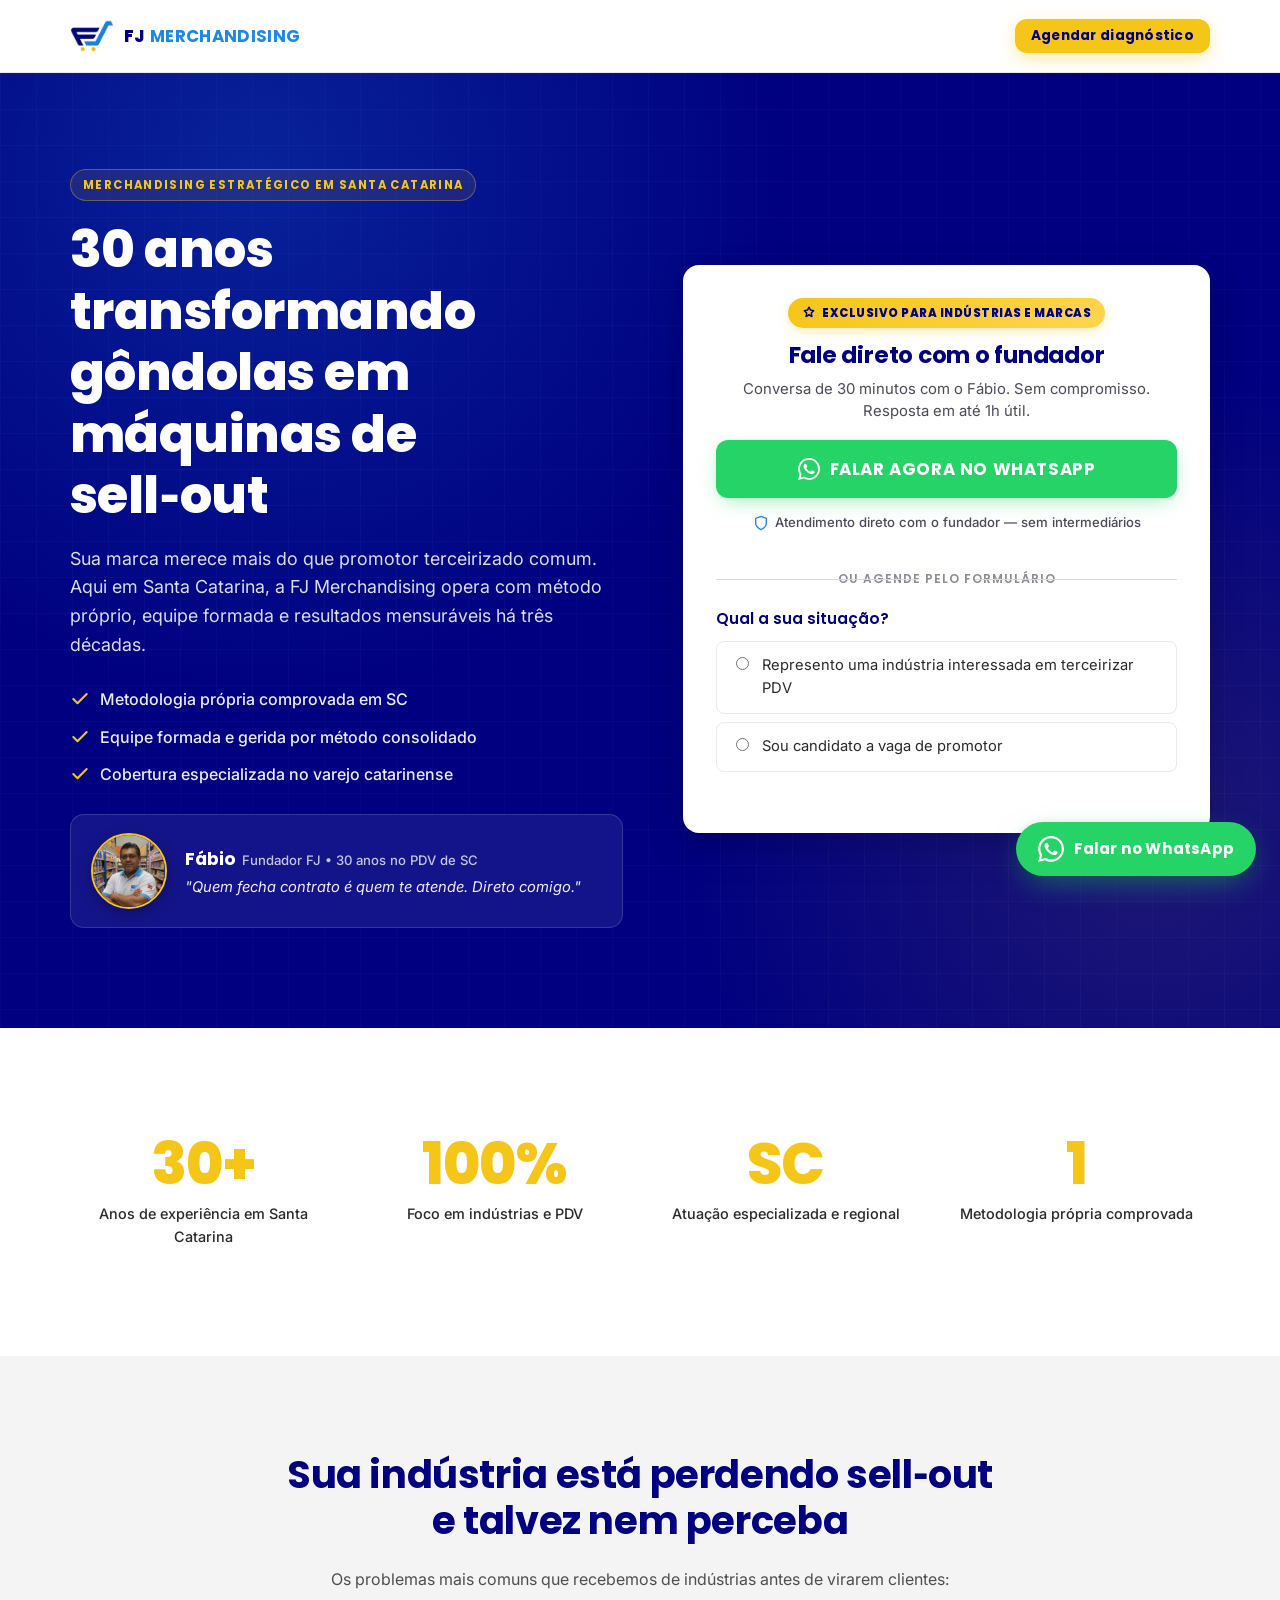
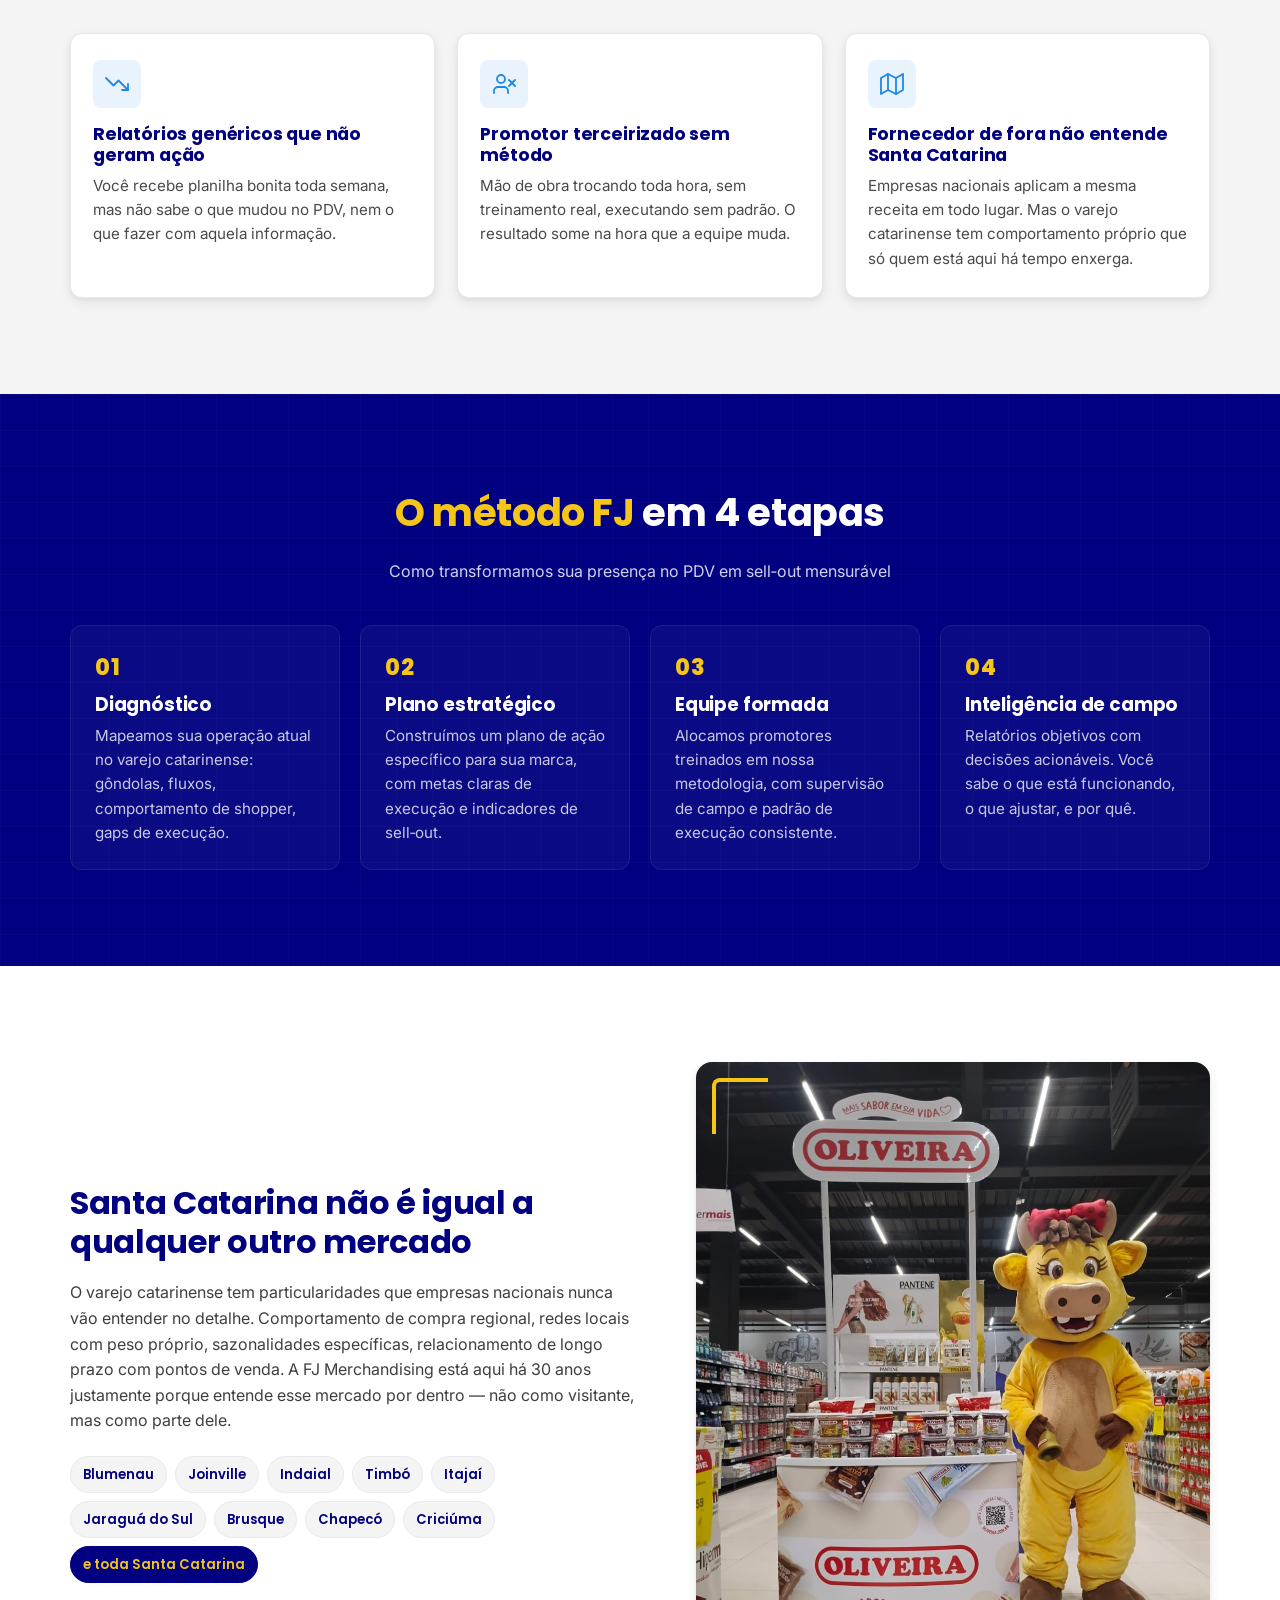
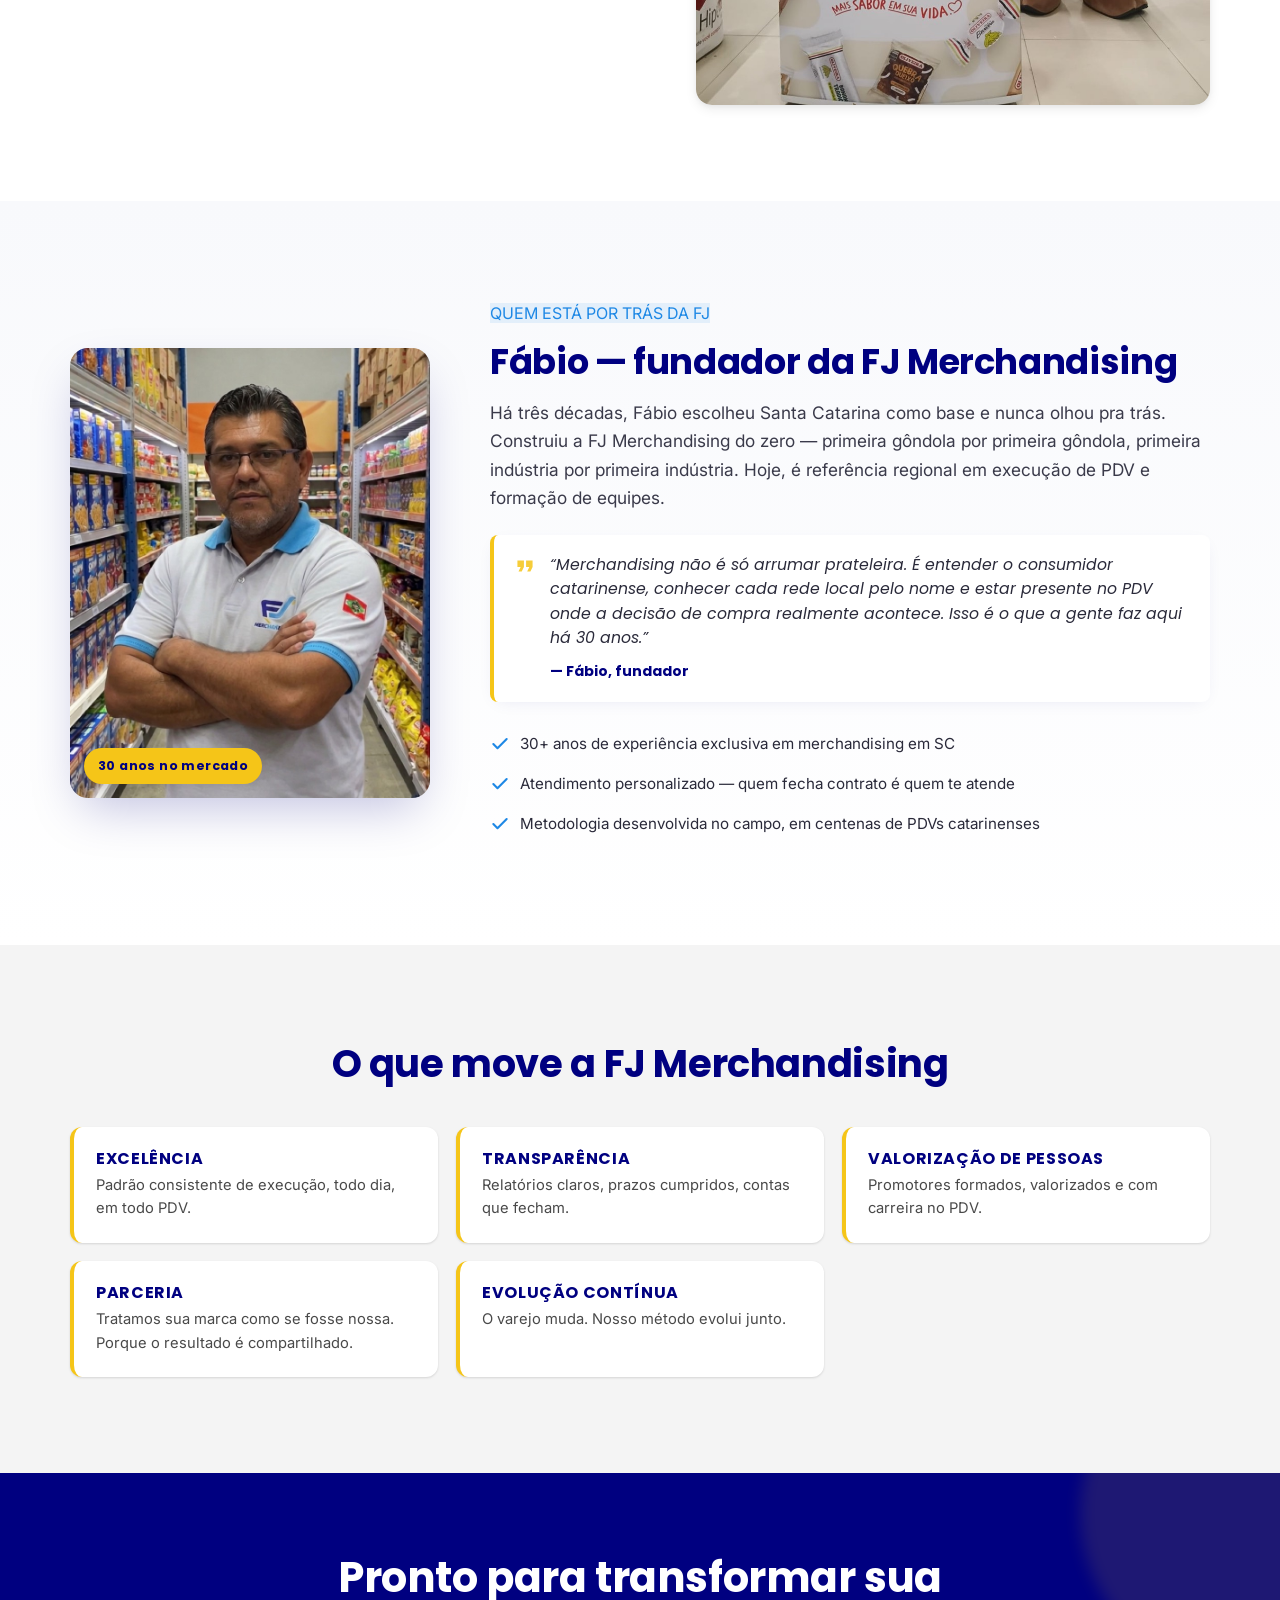
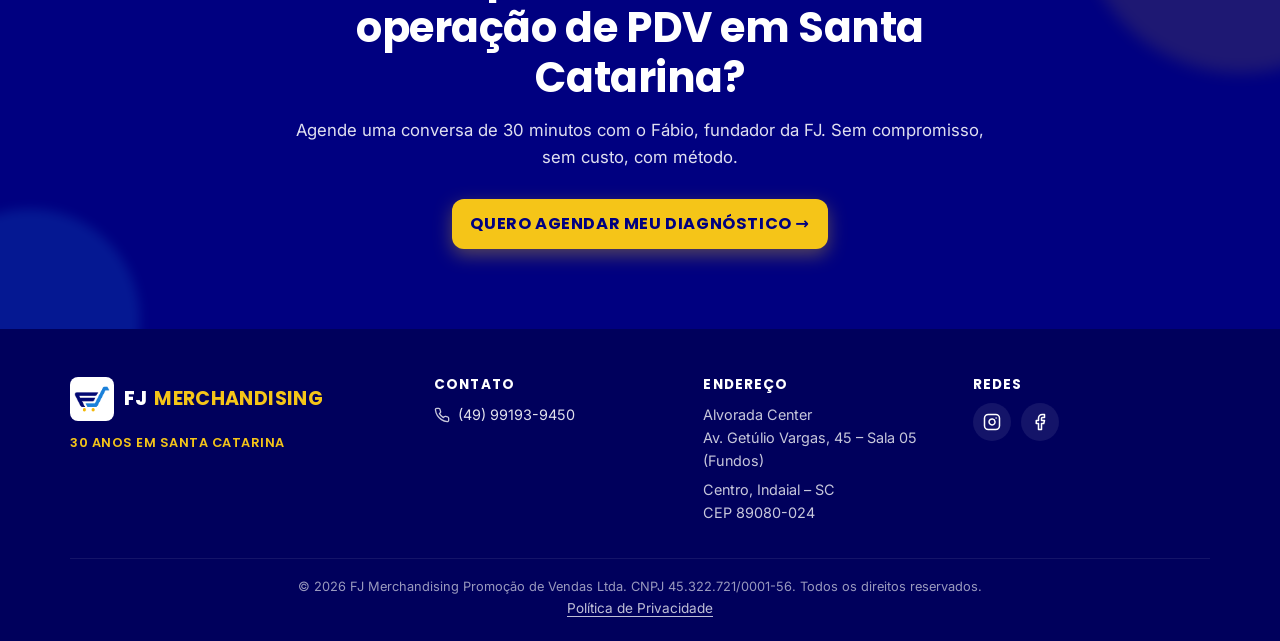
<file: index.html>
<!DOCTYPE html>
<html lang="pt-BR">
<head>
  <meta charset="UTF-8" />
  <meta name="viewport" content="width=device-width, initial-scale=1.0" />
  <meta name="theme-color" content="#000080" />

  <title>FJ Merchandising | Terceirização de PDV em Santa Catarina há 30 anos</title>
  <meta name="description" content="Terceirização de merchandising e gestão de PDV para indústrias em Santa Catarina. Metodologia própria, 30 anos de mercado. Agende um diagnóstico estratégico." />
  <meta name="robots" content="index, follow" />

  <!-- Open Graph -->
  <meta property="og:type" content="website" />
  <meta property="og:title" content="FJ Merchandising | Terceirização de PDV em Santa Catarina há 30 anos" />
  <meta property="og:description" content="Metodologia própria de merchandising para indústrias em Santa Catarina. 30 anos transformando gôndolas em sell-out." />
  <meta property="og:image" content="assets/og-image.jpg" />
  <meta property="og:locale" content="pt_BR" />

  <!-- Favicons -->
  <link rel="icon" type="image/png" sizes="32x32" href="assets/favicon-32.png" />
  <link rel="apple-touch-icon" sizes="180x180" href="assets/apple-touch-icon.png" />

  <!-- Fonts -->
  <link rel="preconnect" href="https://fonts.googleapis.com" />
  <link rel="preconnect" href="https://fonts.gstatic.com" crossorigin />
  <link href="https://fonts.googleapis.com/css2?family=Inter:wght@400;500;600&family=Poppins:wght@400;600;700;800&display=swap" rel="stylesheet" />

  <link rel="stylesheet" href="css/style.css" />

  <!-- Schema.org — LocalBusiness (ajuda Google a entender o negócio e gerar extensões automáticas no Ads) -->
  <script type="application/ld+json">
  {
    "@context": "https://schema.org",
    "@type": "LocalBusiness",
    "name": "FJ Merchandising Promoção de Vendas Ltda",
    "alternateName": "FJ Merchandising",
    "description": "Terceirização de merchandising e gestão estratégica de PDV para indústrias em Santa Catarina. 30 anos de mercado, metodologia própria.",
    "url": "https://fjmerchandising.github.io",
    "logo": "https://fjmerchandising.github.io/assets/logo-cropped.png",
    "image": "https://fjmerchandising.github.io/assets/og-image.jpg",
    "telephone": "+5549991939450",
    "email": "abriii.academy.fj@gmail.com",
    "address": {
      "@type": "PostalAddress",
      "streetAddress": "Alvorada Center - Av. Getúlio Vargas, 45 - Sala 05 - Fundos - Centro",
      "addressLocality": "Indaial",
      "addressRegion": "SC",
      "postalCode": "89080-024",
      "addressCountry": "BR"
    },
    "areaServed": {
      "@type": "State",
      "name": "Santa Catarina"
    },
    "sameAs": [
      "https://www.instagram.com/fj.merchandisingsc/",
      "https://www.facebook.com/profile.php?id=61572347079228"
    ],
    "foundingDate": "1996",
    "priceRange": "$$"
  }
  </script>

  <!-- Google tag (gtag.js) — GA4 -->
  <script async src="https://www.googletagmanager.com/gtag/js?id=G-H8EGLTFT93"></script>
  <script>
    window.dataLayer = window.dataLayer || [];
    function gtag(){dataLayer.push(arguments);}
    gtag('js', new Date());
    gtag('config', 'G-H8EGLTFT93');
  </script>

  <!-- Google Ads tag (gtag.js) — global -->
  <script async src="https://www.googletagmanager.com/gtag/js?id=AW-18149075664"></script>
  <script>
    gtag('config', 'AW-18149075664');
  </script>
</head>
<body>

  <!-- ============================================
       HEADER
  ============================================= -->
  <header class="site-header">
    <div class="container header-inner">
      <a href="#hero" class="logo" aria-label="FJ Merchandising - voltar ao topo">
        <img src="assets/logo-cropped.png" alt="FJ Merchandising" class="logo-img" />
        <span class="logo-text">FJ <strong>MERCHANDISING</strong></span>
      </a>
      <a href="#hero-form" class="btn btn-sm btn-yellow header-cta">Agendar diagnóstico</a>
    </div>
  </header>

  <!-- ============================================
       SEÇÃO 1 — HERO
  ============================================= -->
  <section id="hero" class="hero">
    <div class="container hero-grid">

      <!-- Coluna esquerda: texto -->
      <div class="hero-text">
        <span class="tag">MERCHANDISING ESTRATÉGICO EM SANTA CATARINA</span>
        <h1>30 anos transformando gôndolas em máquinas de <span class="nowrap">sell‑out</span></h1>
        <p class="lead">
          Sua marca merece mais do que promotor terceirizado comum. Aqui em Santa Catarina,
          a FJ Merchandising opera com método próprio, equipe formada e resultados
          mensuráveis há três décadas.
        </p>

        <ul class="hero-bullets">
          <li>
            <svg class="ico" viewBox="0 0 24 24" fill="none" stroke="currentColor" stroke-width="2.5" stroke-linecap="round" stroke-linejoin="round" aria-hidden="true"><polyline points="20 6 9 17 4 12"/></svg>
            Metodologia própria comprovada em SC
          </li>
          <li>
            <svg class="ico" viewBox="0 0 24 24" fill="none" stroke="currentColor" stroke-width="2.5" stroke-linecap="round" stroke-linejoin="round" aria-hidden="true"><polyline points="20 6 9 17 4 12"/></svg>
            Equipe formada e gerida por método consolidado
          </li>
          <li>
            <svg class="ico" viewBox="0 0 24 24" fill="none" stroke="currentColor" stroke-width="2.5" stroke-linecap="round" stroke-linejoin="round" aria-hidden="true"><polyline points="20 6 9 17 4 12"/></svg>
            Cobertura especializada no varejo catarinense
          </li>
        </ul>

        <!-- Mini-card de autoridade do Fundador -->
        <div class="hero-founder-card">
          <img src="assets/fabio.jpg" alt="Fábio, fundador da FJ Merchandising" loading="eager" width="80" height="80" class="hero-founder-photo" />
          <div class="hero-founder-info">
            <div class="hero-founder-line">
              <strong class="hero-founder-name">Fábio</strong>
              <span class="hero-founder-role">Fundador FJ • 30 anos no PDV de SC</span>
            </div>
            <p class="hero-founder-quote">"Quem fecha contrato é quem te atende. Direto comigo."</p>
          </div>
        </div>
      </div>

      <!-- Coluna direita: card com WhatsApp + formulário -->
      <div class="hero-form-wrap">
        <div class="form-card" id="hero-form">

          <!-- TOPO: CTA Direto pelo WhatsApp (sempre visível) -->
          <div class="hero-cta-direct">
            <span class="industry-badge">
              <svg viewBox="0 0 24 24" fill="none" stroke="currentColor" stroke-width="2.5" stroke-linecap="round" stroke-linejoin="round" aria-hidden="true">
                <path d="M12 2l2.5 5L20 8l-4 4 1 6-5-3-5 3 1-6-4-4 5.5-1z"/>
              </svg>
              EXCLUSIVO PARA INDÚSTRIAS E MARCAS
            </span>
            <h2 class="form-title">Fale direto com o fundador</h2>
            <p class="form-sub">Conversa de 30 minutos com o Fábio. Sem compromisso. Resposta em até 1h útil.</p>

            <a
              href="https://wa.me/5549991939450?text=Ol%C3%A1%2C%20F%C3%A1bio!%20Sou%20representante%20de%20uma%20ind%C3%BAstria%20e%20gostaria%20de%20conversar%20sobre%20PDV%20em%20Santa%20Catarina."
              class="btn btn-whatsapp btn-block btn-lg wa-link hero-direct-btn"
              target="_blank"
              rel="noopener"
              data-wa-source="hero-direct"
              aria-label="Falar direto com Fábio no WhatsApp — exclusivo para indústrias">
              <svg viewBox="0 0 24 24" fill="currentColor" aria-hidden="true" class="wa-icon-inline">
                <path d="M17.472 14.382c-.297-.149-1.758-.867-2.03-.967-.273-.099-.471-.148-.67.15-.197.297-.767.966-.94 1.164-.173.199-.347.223-.644.075-.297-.15-1.255-.463-2.39-1.475-.883-.788-1.48-1.761-1.653-2.059-.173-.297-.018-.458.13-.606.134-.133.298-.347.446-.52.149-.174.198-.298.298-.497.099-.198.05-.371-.025-.52-.075-.149-.669-1.612-.916-2.207-.242-.579-.487-.5-.669-.51-.173-.008-.371-.01-.57-.01-.198 0-.52.074-.792.372-.272.297-1.04 1.016-1.04 2.479 0 1.462 1.065 2.875 1.213 3.074.149.198 2.096 3.2 5.077 4.487.709.306 1.262.489 1.694.625.712.227 1.36.195 1.871.118.571-.085 1.758-.719 2.006-1.413.248-.694.248-1.289.173-1.413-.074-.124-.272-.198-.57-.347m-5.421 7.403h-.004a9.87 9.87 0 01-5.031-1.378l-.361-.214-3.741.982.998-3.648-.235-.374a9.86 9.86 0 01-1.51-5.26c.001-5.45 4.436-9.884 9.888-9.884 2.64 0 5.122 1.03 6.988 2.898a9.825 9.825 0 012.893 6.994c-.003 5.45-4.437 9.884-9.885 9.884m8.413-18.297A11.815 11.815 0 0012.05 0C5.495 0 .16 5.335.157 11.892c0 2.096.547 4.142 1.588 5.945L.057 24l6.305-1.654a11.882 11.882 0 005.683 1.448h.005c6.554 0 11.89-5.335 11.893-11.893a11.821 11.821 0 00-3.48-8.413Z"/>
              </svg>
              FALAR AGORA NO WHATSAPP
            </a>

            <p class="trust-line">
              <svg viewBox="0 0 24 24" fill="none" stroke="currentColor" stroke-width="2" stroke-linecap="round" stroke-linejoin="round" aria-hidden="true">
                <path d="M12 22s8-4 8-10V5l-8-3-8 3v7c0 6 8 10 8 10z"/>
              </svg>
              Atendimento direto com o fundador — sem intermediários
            </p>
          </div>

          <div class="cta-divider divider-form"><span>ou agende pelo formulário</span></div>

          <form id="leadForm" novalidate>

            <!-- Filtro: indústria x candidato -->
            <fieldset class="filter-fieldset">
              <legend>Qual a sua situação?</legend>

              <label class="radio-option">
                <input type="radio" name="userType" value="industria" required />
                <span>Represento uma indústria interessada em terceirizar PDV</span>
              </label>

              <label class="radio-option">
                <input type="radio" name="userType" value="candidato" required />
                <span>Sou candidato a vaga de promotor</span>
              </label>
            </fieldset>

            <!-- Mensagem para candidato -->
            <div id="candidatoMsg" class="candidato-msg" hidden>
              <p>
                Nossas vagas e processos seletivos são divulgados pelo Instagram
                <strong>@fj.merchandisingsc</strong>. Boa sorte!
              </p>
              <a href="https://www.instagram.com/fj.merchandisingsc/" target="_blank" rel="noopener" class="btn btn-yellow">
                Ir para o Instagram →
              </a>
            </div>

            <!-- Campos para indústria -->
            <div id="industriaFields" class="industria-fields" hidden>

              <div class="field">
                <label for="nome">Nome completo</label>
                <input type="text" id="nome" name="nome" autocomplete="name" />
              </div>

              <div class="field">
                <label for="empresa">Empresa</label>
                <input type="text" id="empresa" name="empresa" autocomplete="organization" />
              </div>

              <div class="field">
                <label for="cargo">Cargo</label>
                <input type="text" id="cargo" name="cargo" autocomplete="organization-title" />
              </div>

              <div class="field">
                <label for="whatsapp">WhatsApp</label>
                <input type="tel" id="whatsapp" name="whatsapp" placeholder="(47) 99999-9999" autocomplete="tel" />
              </div>

              <div class="field">
                <label for="cidade">Cidade onde atuam</label>
                <input type="text" id="cidade" name="cidade" autocomplete="address-level2" />
              </div>

              <div class="field">
                <label for="desafio">Principal desafio atual no PDV <span class="optional">(opcional)</span></label>
                <textarea id="desafio" name="desafio" rows="3" maxlength="200" placeholder="Conte rapidamente o que mais te incomoda hoje no PDV..."></textarea>
                <small class="char-count"><span id="charCount">0</span>/200</small>
              </div>

              <button type="submit" class="btn btn-yellow btn-block">AGENDAR DIAGNÓSTICO →</button>

              <p class="form-foot">Resposta em até 1 dia útil. Seus dados ficam só com a gente.</p>
            </div>

          </form>
        </div>
      </div>

    </div>
  </section>

  <!-- ============================================
       SEÇÃO 2 — PROVA DE AUTORIDADE
  ============================================= -->
  <section class="authority reveal">
    <div class="container">
      <div class="numbers-grid">
        <div class="num-item">
          <div class="num">30+</div>
          <p>Anos de experiência em Santa Catarina</p>
        </div>
        <div class="num-item">
          <div class="num">100%</div>
          <p>Foco em indústrias e PDV</p>
        </div>
        <div class="num-item">
          <div class="num">SC</div>
          <p>Atuação especializada e regional</p>
        </div>
        <div class="num-item">
          <div class="num">1</div>
          <p>Metodologia própria comprovada</p>
        </div>
      </div>
    </div>
  </section>

  <!-- ============================================
       SEÇÃO 3 — O PROBLEMA
  ============================================= -->
  <section class="problem reveal">
    <div class="container">
      <header class="section-head">
        <h2>Sua indústria está perdendo <span class="nowrap">sell‑out</span> e talvez nem perceba</h2>
        <p>Os problemas mais comuns que recebemos de indústrias antes de virarem clientes:</p>
      </header>

      <div class="cards-3">
        <article class="card">
          <div class="card-ico">
            <svg viewBox="0 0 24 24" fill="none" stroke="currentColor" stroke-width="1.8" stroke-linecap="round" stroke-linejoin="round" aria-hidden="true">
              <polyline points="23 18 13.5 8.5 8.5 13.5 1 6"/>
              <polyline points="17 18 23 18 23 12"/>
            </svg>
          </div>
          <h3>Relatórios genéricos que não geram ação</h3>
          <p>Você recebe planilha bonita toda semana, mas não sabe o que mudou no PDV, nem o que fazer com aquela informação.</p>
        </article>

        <article class="card">
          <div class="card-ico">
            <svg viewBox="0 0 24 24" fill="none" stroke="currentColor" stroke-width="1.8" stroke-linecap="round" stroke-linejoin="round" aria-hidden="true">
              <path d="M16 21v-2a4 4 0 0 0-4-4H6a4 4 0 0 0-4 4v2"/>
              <circle cx="9" cy="7" r="4"/>
              <line x1="17" y1="8" x2="23" y2="14"/>
              <line x1="23" y1="8" x2="17" y2="14"/>
            </svg>
          </div>
          <h3>Promotor terceirizado sem método</h3>
          <p>Mão de obra trocando toda hora, sem treinamento real, executando sem padrão. O resultado some na hora que a equipe muda.</p>
        </article>

        <article class="card">
          <div class="card-ico">
            <svg viewBox="0 0 24 24" fill="none" stroke="currentColor" stroke-width="1.8" stroke-linecap="round" stroke-linejoin="round" aria-hidden="true">
              <polygon points="1 6 1 22 8 18 16 22 23 18 23 2 16 6 8 2 1 6"/>
              <line x1="8" y1="2" x2="8" y2="18"/>
              <line x1="16" y1="6" x2="16" y2="22"/>
            </svg>
          </div>
          <h3>Fornecedor de fora não entende Santa Catarina</h3>
          <p>Empresas nacionais aplicam a mesma receita em todo lugar. Mas o varejo catarinense tem comportamento próprio que só quem está aqui há tempo enxerga.</p>
        </article>
      </div>
    </div>
  </section>

  <!-- ============================================
       SEÇÃO 4 — O MÉTODO FJ
  ============================================= -->
  <section class="method reveal">
    <div class="container">
      <header class="section-head section-head--light">
        <h2><span class="hl">O método FJ</span> em 4 etapas</h2>
        <p>Como transformamos sua presença no PDV em <span class="nowrap">sell‑out</span> mensurável</p>
      </header>

      <ol class="steps">
        <li class="step">
          <span class="step-num">01</span>
          <h3>Diagnóstico</h3>
          <p>Mapeamos sua operação atual no varejo catarinense: gôndolas, fluxos, comportamento de shopper, gaps de execução.</p>
        </li>
        <li class="step">
          <span class="step-num">02</span>
          <h3>Plano estratégico</h3>
          <p>Construímos um plano de ação específico para sua marca, com metas claras de execução e indicadores de <span class="nowrap">sell‑out</span>.</p>
        </li>
        <li class="step">
          <span class="step-num">03</span>
          <h3>Equipe formada</h3>
          <p>Alocamos promotores treinados em nossa metodologia, com supervisão de campo e padrão de execução consistente.</p>
        </li>
        <li class="step">
          <span class="step-num">04</span>
          <h3>Inteligência de campo</h3>
          <p>Relatórios objetivos com decisões acionáveis. Você sabe o que está funcionando, o que ajustar, e por quê.</p>
        </li>
      </ol>
    </div>
  </section>

  <!-- ============================================
       SEÇÃO 5 — POR QUE SC IMPORTA
  ============================================= -->
  <section class="sc-matters reveal">
    <div class="container sc-grid">
      <div class="sc-text">
        <h2>Santa Catarina não é igual a qualquer outro mercado</h2>
        <p>
          O varejo catarinense tem particularidades que empresas nacionais nunca vão entender
          no detalhe. Comportamento de compra regional, redes locais com peso próprio,
          sazonalidades específicas, relacionamento de longo prazo com pontos de venda.
          A FJ Merchandising está aqui há 30 anos justamente porque entende esse mercado
          por dentro — não como visitante, mas como parte dele.
        </p>

        <div class="cities">
          <span>Blumenau</span>
          <span>Joinville</span>
          <span>Indaial</span>
          <span>Timbó</span>
          <span>Itajaí</span>
          <span>Jaraguá do Sul</span>
          <span>Brusque</span>
          <span>Chapecó</span>
          <span>Criciúma</span>
          <span class="cities-extra">e toda Santa Catarina</span>
        </div>
      </div>

      <div class="sc-image">
        <img src="assets/pdv-oliveira-acao.jpg" alt="Ação de PDV da FJ Merchandising para a Oliveira em supermercado de Santa Catarina, com display de marca e mascote" loading="lazy" />
      </div>
    </div>
  </section>

  <!-- ============================================
       SEÇÃO 5.5 — FUNDADOR (CREDIBILIDADE FÁBIO)
  ============================================= -->
  <section class="founder reveal">
    <div class="container founder-grid">

      <div class="founder-photo">
        <img src="assets/fabio.jpg" alt="Fábio, fundador da FJ Merchandising — 30 anos de experiência em merchandising em Santa Catarina" loading="lazy" />
        <span class="founder-photo-badge">30 anos no mercado</span>
      </div>

      <div class="founder-text">
        <span class="tag tag-light">QUEM ESTÁ POR TRÁS DA FJ</span>
        <h2>Fábio — fundador da FJ Merchandising</h2>
        <p class="founder-intro">
          Há três décadas, Fábio escolheu Santa Catarina como base e nunca olhou pra trás.
          Construiu a FJ Merchandising do zero — primeira gôndola por primeira gôndola,
          primeira indústria por primeira indústria. Hoje, é referência regional em
          execução de PDV e formação de equipes.
        </p>

        <blockquote class="founder-quote">
          <svg viewBox="0 0 24 24" fill="currentColor" aria-hidden="true" class="quote-icon">
            <path d="M6 17h3l2-4V7H5v6h3l-2 4zm8 0h3l2-4V7h-6v6h3l-2 4z"/>
          </svg>
          <p>
            “Merchandising não é só arrumar prateleira. É entender o consumidor catarinense,
            conhecer cada rede local pelo nome e estar presente no PDV onde a decisão de
            compra realmente acontece. Isso é o que a gente faz aqui há 30 anos.”
          </p>
          <cite>— Fábio, fundador</cite>
        </blockquote>

        <ul class="founder-credentials">
          <li>
            <svg viewBox="0 0 24 24" fill="none" stroke="currentColor" stroke-width="2.5" stroke-linecap="round" stroke-linejoin="round" aria-hidden="true" class="ico"><polyline points="20 6 9 17 4 12"/></svg>
            30+ anos de experiência exclusiva em merchandising em SC
          </li>
          <li>
            <svg viewBox="0 0 24 24" fill="none" stroke="currentColor" stroke-width="2.5" stroke-linecap="round" stroke-linejoin="round" aria-hidden="true" class="ico"><polyline points="20 6 9 17 4 12"/></svg>
            Atendimento personalizado — quem fecha contrato é quem te atende
          </li>
          <li>
            <svg viewBox="0 0 24 24" fill="none" stroke="currentColor" stroke-width="2.5" stroke-linecap="round" stroke-linejoin="round" aria-hidden="true" class="ico"><polyline points="20 6 9 17 4 12"/></svg>
            Metodologia desenvolvida no campo, em centenas de PDVs catarinenses
          </li>
        </ul>
      </div>

    </div>
  </section>

  <!-- ============================================
       SEÇÃO 6 — O QUE NOS MOVE
  ============================================= -->
  <section class="values reveal">
    <div class="container">
      <header class="section-head">
        <h2>O que move a FJ Merchandising</h2>
      </header>

      <div class="values-grid">
        <div class="value-item">
          <h3>Excelência</h3>
          <p>Padrão consistente de execução, todo dia, em todo PDV.</p>
        </div>
        <div class="value-item">
          <h3>Transparência</h3>
          <p>Relatórios claros, prazos cumpridos, contas que fecham.</p>
        </div>
        <div class="value-item">
          <h3>Valorização de pessoas</h3>
          <p>Promotores formados, valorizados e com carreira no PDV.</p>
        </div>
        <div class="value-item">
          <h3>Parceria</h3>
          <p>Tratamos sua marca como se fosse nossa. Porque o resultado é compartilhado.</p>
        </div>
        <div class="value-item">
          <h3>Evolução contínua</h3>
          <p>O varejo muda. Nosso método evolui junto.</p>
        </div>
      </div>
    </div>
  </section>

  <!-- ============================================
       SEÇÃO 7 — CTA FINAL
  ============================================= -->
  <section class="cta-final reveal">
    <div class="container cta-inner">
      <span class="cta-dot" aria-hidden="true"></span>
      <h2>Pronto para transformar sua operação de PDV em Santa Catarina?</h2>
      <p>Agende uma conversa de 30 minutos com o Fábio, fundador da FJ. Sem compromisso, sem custo, com método.</p>
      <a href="#hero-form" class="btn btn-yellow btn-lg btn-scroll">QUERO AGENDAR MEU DIAGNÓSTICO →</a>
    </div>
  </section>

  <!-- ============================================
       FOOTER
  ============================================= -->
  <footer class="site-footer">
    <div class="container">
      <div class="footer-top">
        <div class="footer-brand">
          <div class="logo logo--light">
            <img src="assets/logo-cropped.png" alt="FJ Merchandising" class="logo-img" />
            <span class="logo-text">FJ <strong>MERCHANDISING</strong></span>
          </div>
          <p class="tagline">30 anos em Santa Catarina</p>
        </div>

        <div class="footer-col">
          <h4>Contato</h4>
          <p>
            <svg viewBox="0 0 24 24" fill="none" stroke="currentColor" stroke-width="2" stroke-linecap="round" stroke-linejoin="round" class="ico-inline" aria-hidden="true">
              <path d="M22 16.92v3a2 2 0 0 1-2.18 2 19.79 19.79 0 0 1-8.63-3.07 19.5 19.5 0 0 1-6-6 19.79 19.79 0 0 1-3.07-8.67A2 2 0 0 1 4.11 2h3a2 2 0 0 1 2 1.72c.13.96.37 1.9.72 2.81a2 2 0 0 1-.45 2.11L8.09 9.91a16 16 0 0 0 6 6l1.27-1.27a2 2 0 0 1 2.11-.45c.91.35 1.85.59 2.81.72A2 2 0 0 1 22 16.92z"/>
            </svg>
            <a href="https://wa.me/5549991939450" target="_blank" rel="noopener" class="wa-link" data-wa-source="footer">(49) 99193-9450</a>
          </p>
        </div>

        <div class="footer-col">
          <h4>Endereço</h4>
          <p>Alvorada Center<br />Av. Getúlio Vargas, 45 – Sala 05 (Fundos)</p>
          <p>Centro, Indaial – SC<br />CEP 89080-024</p>
        </div>

        <div class="footer-col">
          <h4>Redes</h4>
          <div class="socials">
            <a href="https://www.instagram.com/fj.merchandisingsc/" target="_blank" rel="noopener" aria-label="Instagram FJ Merchandising">
              <svg viewBox="0 0 24 24" fill="none" stroke="currentColor" stroke-width="2" stroke-linecap="round" stroke-linejoin="round" aria-hidden="true">
                <rect x="2" y="2" width="20" height="20" rx="5" ry="5"/>
                <path d="M16 11.37A4 4 0 1 1 12.63 8 4 4 0 0 1 16 11.37z"/>
                <line x1="17.5" y1="6.5" x2="17.51" y2="6.5"/>
              </svg>
            </a>
            <a href="https://www.facebook.com/profile.php?id=61572347079228" target="_blank" rel="noopener" aria-label="Facebook FJ Merchandising">
              <svg viewBox="0 0 24 24" fill="none" stroke="currentColor" stroke-width="2" stroke-linecap="round" stroke-linejoin="round" aria-hidden="true">
                <path d="M18 2h-3a5 5 0 0 0-5 5v3H7v4h3v8h4v-8h3l1-4h-4V7a1 1 0 0 1 1-1h3z"/>
              </svg>
            </a>
          </div>
        </div>
      </div>

      <div class="footer-bottom">
        <p>© 2026 FJ Merchandising Promoção de Vendas Ltda. CNPJ 45.322.721/0001-56. Todos os direitos reservados.</p>
        <p class="footer-links">
          <a href="privacidade.html">Política de Privacidade</a>
        </p>
      </div>
    </div>
  </footer>

  <!-- Botão flutuante de WhatsApp (mobile/desktop) -->
  <a href="https://wa.me/5549991939450?text=Ol%C3%A1!%20Vim%20pelo%20site%20da%20FJ%20Merchandising%20e%20gostaria%20de%20mais%20informa%C3%A7%C3%B5es."
     class="wa-floating wa-link"
     target="_blank"
     rel="noopener"
     aria-label="Falar no WhatsApp com a FJ Merchandising"
     data-wa-source="floating">
    <svg viewBox="0 0 24 24" fill="currentColor" aria-hidden="true">
      <path d="M17.472 14.382c-.297-.149-1.758-.867-2.03-.967-.273-.099-.471-.148-.67.15-.197.297-.767.966-.94 1.164-.173.199-.347.223-.644.075-.297-.15-1.255-.463-2.39-1.475-.883-.788-1.48-1.761-1.653-2.059-.173-.297-.018-.458.13-.606.134-.133.298-.347.446-.52.149-.174.198-.298.298-.497.099-.198.05-.371-.025-.52-.075-.149-.669-1.612-.916-2.207-.242-.579-.487-.5-.669-.51-.173-.008-.371-.01-.57-.01-.198 0-.52.074-.792.372-.272.297-1.04 1.016-1.04 2.479 0 1.462 1.065 2.875 1.213 3.074.149.198 2.096 3.2 5.077 4.487.709.306 1.262.489 1.694.625.712.227 1.36.195 1.871.118.571-.085 1.758-.719 2.006-1.413.248-.694.248-1.289.173-1.413-.074-.124-.272-.198-.57-.347m-5.421 7.403h-.004a9.87 9.87 0 01-5.031-1.378l-.361-.214-3.741.982.998-3.648-.235-.374a9.86 9.86 0 01-1.51-5.26c.001-5.45 4.436-9.884 9.888-9.884 2.64 0 5.122 1.03 6.988 2.898a9.825 9.825 0 012.893 6.994c-.003 5.45-4.437 9.884-9.885 9.884m8.413-18.297A11.815 11.815 0 0012.05 0C5.495 0 .16 5.335.157 11.892c0 2.096.547 4.142 1.588 5.945L.057 24l6.305-1.654a11.882 11.882 0 005.683 1.448h.005c6.554 0 11.89-5.335 11.893-11.893a11.821 11.821 0 00-3.48-8.413Z"/>
    </svg>
    <span class="wa-floating-label">Falar no WhatsApp</span>
  </a>

  <script src="js/script.js" defer></script>
</body>
</html>
</file>
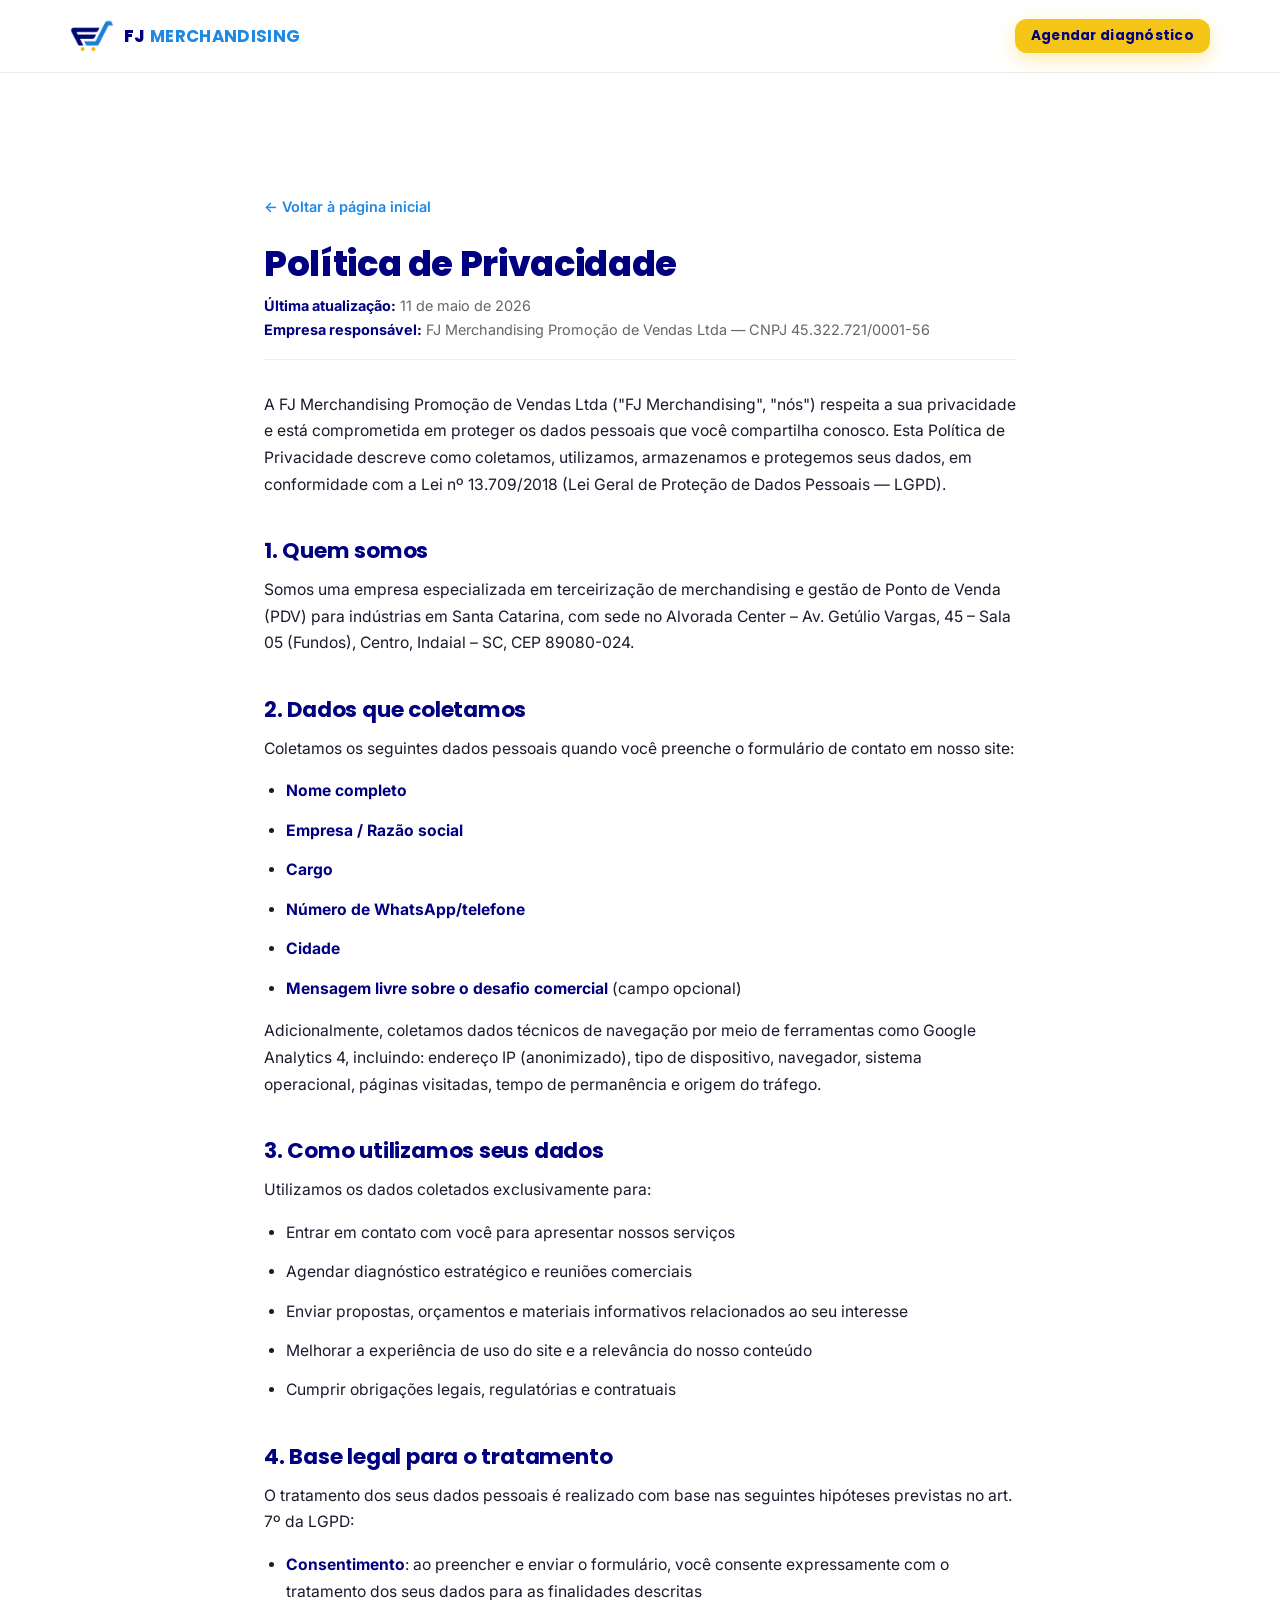
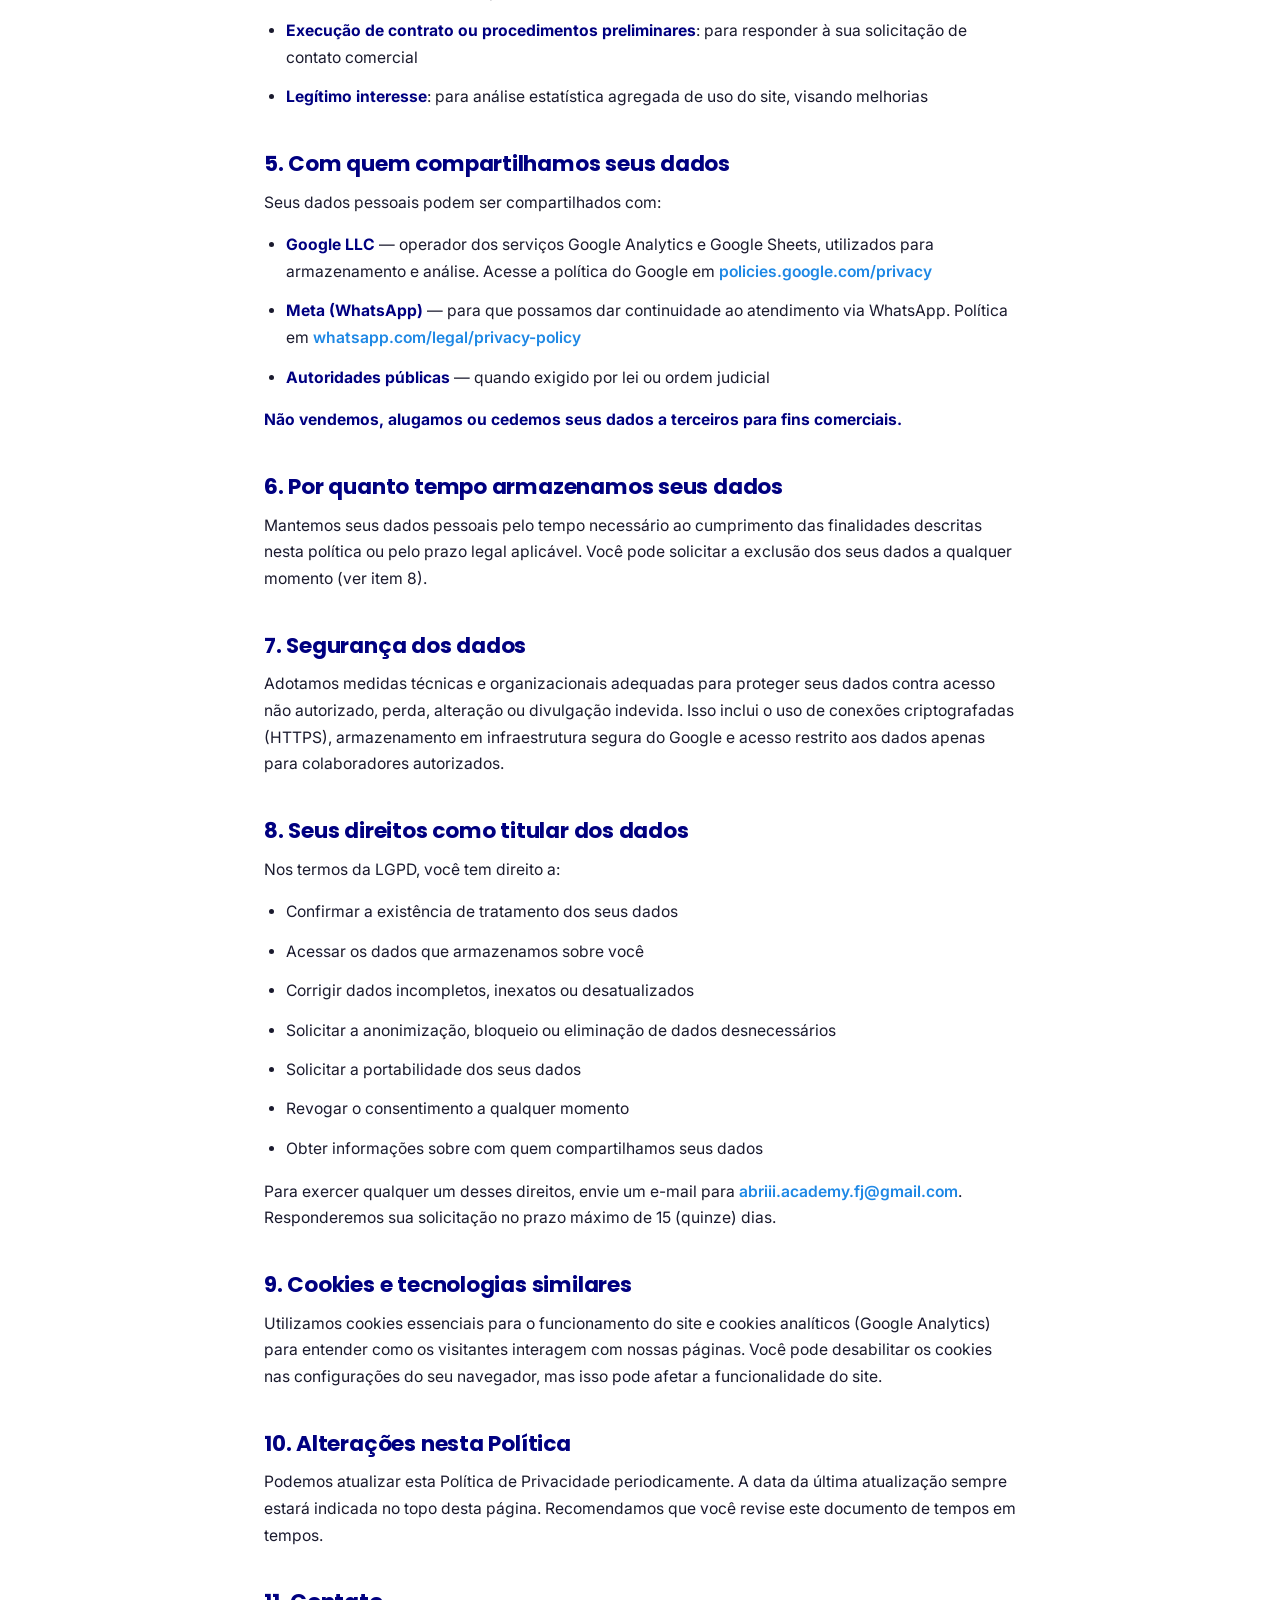
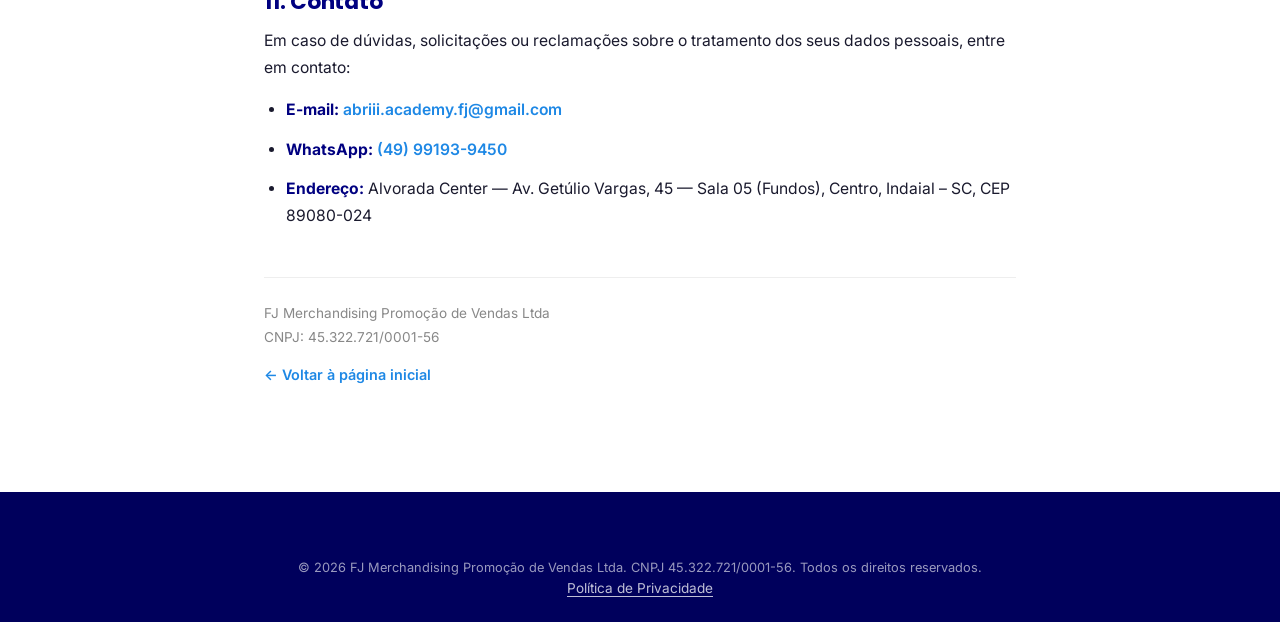
<file: privacidade.html>
<!DOCTYPE html>
<html lang="pt-BR">
<head>
  <meta charset="UTF-8" />
  <meta name="viewport" content="width=device-width, initial-scale=1.0" />
  <meta name="theme-color" content="#000080" />

  <title>Política de Privacidade | FJ Merchandising</title>
  <meta name="description" content="Política de privacidade e tratamento de dados da FJ Merchandising Promoção de Vendas Ltda em conformidade com a Lei Geral de Proteção de Dados (LGPD)." />
  <meta name="robots" content="noindex, follow" />

  <!-- Favicons -->
  <link rel="icon" type="image/png" sizes="32x32" href="assets/favicon-32.png" />
  <link rel="apple-touch-icon" sizes="180x180" href="assets/apple-touch-icon.png" />

  <!-- Fonts -->
  <link rel="preconnect" href="https://fonts.googleapis.com" />
  <link rel="preconnect" href="https://fonts.gstatic.com" crossorigin />
  <link href="https://fonts.googleapis.com/css2?family=Inter:wght@400;500;600&family=Poppins:wght@400;600;700;800&display=swap" rel="stylesheet" />

  <link rel="stylesheet" href="css/style.css" />

  <style>
    /* Estilos específicos da página de privacidade */
    .legal-wrapper {
      max-width: 800px;
      margin: 0 auto;
      padding: 120px 24px 80px;
      font-family: 'Inter', system-ui, sans-serif;
      color: #1a1a2e;
      line-height: 1.7;
    }
    .legal-wrapper h1 {
      font-family: 'Poppins', sans-serif;
      font-size: 2.2rem;
      color: #000080;
      margin-bottom: 0.5rem;
    }
    .legal-wrapper .legal-meta {
      font-size: 0.9rem;
      color: #666;
      margin-bottom: 2rem;
      padding-bottom: 1rem;
      border-bottom: 1px solid #eee;
    }
    .legal-wrapper h2 {
      font-family: 'Poppins', sans-serif;
      font-size: 1.35rem;
      color: #000080;
      margin-top: 2.5rem;
      margin-bottom: 0.8rem;
    }
    .legal-wrapper p,
    .legal-wrapper li {
      font-size: 0.98rem;
      margin-bottom: 0.8rem;
    }
    .legal-wrapper ul {
      padding-left: 1.4rem;
      margin-bottom: 1rem;
    }
    .legal-wrapper a {
      color: #1E88E5;
      font-weight: 600;
    }
    .legal-wrapper .back-link {
      display: inline-block;
      margin-bottom: 1.5rem;
      font-size: 0.9rem;
      color: #1E88E5;
      text-decoration: none;
      font-weight: 600;
    }
    .legal-wrapper .back-link:hover { text-decoration: underline; }
    .legal-wrapper strong { color: #000080; }
  </style>
</head>
<body>

  <!-- Header simplificado -->
  <header class="site-header">
    <div class="container header-inner">
      <a href="index.html" class="logo" aria-label="FJ Merchandising - voltar à página inicial">
        <img src="assets/logo-cropped.png" alt="FJ Merchandising" class="logo-img" />
        <span class="logo-text">FJ <strong>MERCHANDISING</strong></span>
      </a>
      <a href="index.html#hero-form" class="btn btn-sm btn-yellow header-cta">Agendar diagnóstico</a>
    </div>
  </header>

  <main class="legal-wrapper">
    <a href="index.html" class="back-link">&larr; Voltar à página inicial</a>

    <h1>Política de Privacidade</h1>
    <p class="legal-meta">
      <strong>Última atualização:</strong> 11 de maio de 2026<br />
      <strong>Empresa responsável:</strong> FJ Merchandising Promoção de Vendas Ltda — CNPJ 45.322.721/0001-56
    </p>

    <p>
      A FJ Merchandising Promoção de Vendas Ltda ("FJ Merchandising", "nós") respeita a sua
      privacidade e está comprometida em proteger os dados pessoais que você compartilha
      conosco. Esta Política de Privacidade descreve como coletamos, utilizamos, armazenamos
      e protegemos seus dados, em conformidade com a Lei nº 13.709/2018 (Lei Geral de
      Proteção de Dados Pessoais — LGPD).
    </p>

    <h2>1. Quem somos</h2>
    <p>
      Somos uma empresa especializada em terceirização de merchandising e gestão de Ponto de
      Venda (PDV) para indústrias em Santa Catarina, com sede no Alvorada Center –
      Av. Getúlio Vargas, 45 – Sala 05 (Fundos), Centro, Indaial – SC, CEP 89080-024.
    </p>

    <h2>2. Dados que coletamos</h2>
    <p>Coletamos os seguintes dados pessoais quando você preenche o formulário de contato em nosso site:</p>
    <ul>
      <li><strong>Nome completo</strong></li>
      <li><strong>Empresa / Razão social</strong></li>
      <li><strong>Cargo</strong></li>
      <li><strong>Número de WhatsApp/telefone</strong></li>
      <li><strong>Cidade</strong></li>
      <li><strong>Mensagem livre sobre o desafio comercial</strong> (campo opcional)</li>
    </ul>
    <p>
      Adicionalmente, coletamos dados técnicos de navegação por meio de ferramentas como
      Google Analytics 4, incluindo: endereço IP (anonimizado), tipo de dispositivo,
      navegador, sistema operacional, páginas visitadas, tempo de permanência e origem do
      tráfego.
    </p>

    <h2>3. Como utilizamos seus dados</h2>
    <p>Utilizamos os dados coletados exclusivamente para:</p>
    <ul>
      <li>Entrar em contato com você para apresentar nossos serviços</li>
      <li>Agendar diagnóstico estratégico e reuniões comerciais</li>
      <li>Enviar propostas, orçamentos e materiais informativos relacionados ao seu interesse</li>
      <li>Melhorar a experiência de uso do site e a relevância do nosso conteúdo</li>
      <li>Cumprir obrigações legais, regulatórias e contratuais</li>
    </ul>

    <h2>4. Base legal para o tratamento</h2>
    <p>
      O tratamento dos seus dados pessoais é realizado com base nas seguintes hipóteses
      previstas no art. 7º da LGPD:
    </p>
    <ul>
      <li><strong>Consentimento</strong>: ao preencher e enviar o formulário, você consente expressamente com o tratamento dos seus dados para as finalidades descritas</li>
      <li><strong>Execução de contrato ou procedimentos preliminares</strong>: para responder à sua solicitação de contato comercial</li>
      <li><strong>Legítimo interesse</strong>: para análise estatística agregada de uso do site, visando melhorias</li>
    </ul>

    <h2>5. Com quem compartilhamos seus dados</h2>
    <p>Seus dados pessoais podem ser compartilhados com:</p>
    <ul>
      <li><strong>Google LLC</strong> — operador dos serviços Google Analytics e Google Sheets, utilizados para armazenamento e análise. Acesse a política do Google em <a href="https://policies.google.com/privacy" target="_blank" rel="noopener">policies.google.com/privacy</a></li>
      <li><strong>Meta (WhatsApp)</strong> — para que possamos dar continuidade ao atendimento via WhatsApp. Política em <a href="https://www.whatsapp.com/legal/privacy-policy" target="_blank" rel="noopener">whatsapp.com/legal/privacy-policy</a></li>
      <li><strong>Autoridades públicas</strong> — quando exigido por lei ou ordem judicial</li>
    </ul>
    <p>
      <strong>Não vendemos, alugamos ou cedemos seus dados a terceiros para fins comerciais.</strong>
    </p>

    <h2>6. Por quanto tempo armazenamos seus dados</h2>
    <p>
      Mantemos seus dados pessoais pelo tempo necessário ao cumprimento das finalidades
      descritas nesta política ou pelo prazo legal aplicável. Você pode solicitar a exclusão
      dos seus dados a qualquer momento (ver item 8).
    </p>

    <h2>7. Segurança dos dados</h2>
    <p>
      Adotamos medidas técnicas e organizacionais adequadas para proteger seus dados contra
      acesso não autorizado, perda, alteração ou divulgação indevida. Isso inclui o uso de
      conexões criptografadas (HTTPS), armazenamento em infraestrutura segura do Google e
      acesso restrito aos dados apenas para colaboradores autorizados.
    </p>

    <h2>8. Seus direitos como titular dos dados</h2>
    <p>Nos termos da LGPD, você tem direito a:</p>
    <ul>
      <li>Confirmar a existência de tratamento dos seus dados</li>
      <li>Acessar os dados que armazenamos sobre você</li>
      <li>Corrigir dados incompletos, inexatos ou desatualizados</li>
      <li>Solicitar a anonimização, bloqueio ou eliminação de dados desnecessários</li>
      <li>Solicitar a portabilidade dos seus dados</li>
      <li>Revogar o consentimento a qualquer momento</li>
      <li>Obter informações sobre com quem compartilhamos seus dados</li>
    </ul>
    <p>
      Para exercer qualquer um desses direitos, envie um e-mail para
      <a href="mailto:abriii.academy.fj@gmail.com">abriii.academy.fj@gmail.com</a>.
      Responderemos sua solicitação no prazo máximo de 15 (quinze) dias.
    </p>

    <h2>9. Cookies e tecnologias similares</h2>
    <p>
      Utilizamos cookies essenciais para o funcionamento do site e cookies analíticos
      (Google Analytics) para entender como os visitantes interagem com nossas páginas.
      Você pode desabilitar os cookies nas configurações do seu navegador, mas isso pode
      afetar a funcionalidade do site.
    </p>

    <h2>10. Alterações nesta Política</h2>
    <p>
      Podemos atualizar esta Política de Privacidade periodicamente. A data da última
      atualização sempre estará indicada no topo desta página. Recomendamos que você
      revise este documento de tempos em tempos.
    </p>

    <h2>11. Contato</h2>
    <p>
      Em caso de dúvidas, solicitações ou reclamações sobre o tratamento dos seus dados
      pessoais, entre em contato:
    </p>
    <ul>
      <li><strong>E-mail:</strong> <a href="mailto:abriii.academy.fj@gmail.com">abriii.academy.fj@gmail.com</a></li>
      <li><strong>WhatsApp:</strong> <a href="https://wa.me/5549991939450" target="_blank" rel="noopener">(49) 99193-9450</a></li>
      <li><strong>Endereço:</strong> Alvorada Center — Av. Getúlio Vargas, 45 — Sala 05 (Fundos), Centro, Indaial – SC, CEP 89080-024</li>
    </ul>

    <p style="margin-top: 3rem; padding-top: 1.5rem; border-top: 1px solid #eee; font-size: 0.85rem; color: #888;">
      FJ Merchandising Promoção de Vendas Ltda<br />
      CNPJ: 45.322.721/0001-56
    </p>

    <a href="index.html" class="back-link">&larr; Voltar à página inicial</a>
  </main>

  <!-- Footer simplificado -->
  <footer class="site-footer">
    <div class="container">
      <div class="footer-bottom">
        <p>© 2026 FJ Merchandising Promoção de Vendas Ltda. CNPJ 45.322.721/0001-56. Todos os direitos reservados.</p>
        <p class="footer-links">
          <a href="privacidade.html">Política de Privacidade</a>
        </p>
      </div>
    </div>
  </footer>

</body>
</html>
</file>
<file: css/style.css>
/* ===========================================================
   FJ MERCHANDISING — Landing Page
   Mobile-first, organizada em blocos por seção
   =========================================================== */

/* -----------------------------------------------------------
   1. VARIÁVEIS, RESET, BASE
   ----------------------------------------------------------- */
:root {
  /* Paleta da marca */
  --navy: #000080;
  --navy-deep: #00005c;
  --royal: #1E88E5;
  --yellow: #F5C518;
  --yellow-dark: #d9ac0c;
  --orange: #F08C1E;
  --brown: #4A2106;

  /* Neutros */
  --white: #ffffff;
  --gray-50: #F4F4F4;
  --gray-100: #e9e9ee;
  --gray-300: #c5c5cc;
  --gray-500: #8a8a93;
  --gray-800: #2A2A2A;
  --black: #0d0d0f;

  /* Tipografia */
  --ff-display: 'Poppins', system-ui, -apple-system, sans-serif;
  --ff-body: 'Inter', system-ui, -apple-system, sans-serif;

  /* Espaçamentos / raios */
  --radius-sm: 8px;
  --radius-md: 12px;
  --radius-lg: 16px;

  /* Sombras */
  --shadow-sm: 0 1px 2px rgba(0,0,0,0.06), 0 1px 3px rgba(0,0,0,0.08);
  --shadow-md: 0 4px 12px rgba(0,0,0,0.08), 0 2px 4px rgba(0,0,0,0.04);
  --shadow-lg: 0 16px 40px rgba(0,0,0,0.12), 0 6px 16px rgba(0,0,0,0.08);

  /* Container */
  --container-max: 1180px;
  --section-pad-y: 64px;
}

*, *::before, *::after { box-sizing: border-box; }

html {
  scroll-behavior: smooth;
  -webkit-text-size-adjust: 100%;
}

body {
  margin: 0;
  font-family: var(--ff-body);
  font-size: 16px;
  line-height: 1.6;
  color: var(--gray-800);
  background: var(--white);
  -webkit-font-smoothing: antialiased;
  -moz-osx-font-smoothing: grayscale;
}

h1, h2, h3, h4 {
  font-family: var(--ff-display);
  color: var(--navy);
  line-height: 1.2;
  margin: 0 0 .6em;
  letter-spacing: -0.01em;
}

h1 { font-size: 2rem;   font-weight: 800; }
h2 { font-size: 1.6rem; font-weight: 700; }
h3 { font-size: 1.15rem; font-weight: 700; }
h4 { font-size: 1rem;    font-weight: 600; }

p { margin: 0 0 1em; }

a {
  color: var(--royal);
  text-decoration: none;
  transition: color .2s ease;
}
a:hover { color: var(--navy); }

img { max-width: 100%; display: block; }

button { font-family: inherit; cursor: pointer; }

.container {
  width: 100%;
  max-width: var(--container-max);
  margin: 0 auto;
  padding: 0 20px;
}

/* Utilities */
.nowrap { white-space: nowrap; }

/* -----------------------------------------------------------
   2. BOTÕES UTILITÁRIOS
   ----------------------------------------------------------- */
.btn {
  display: inline-flex;
  align-items: center;
  justify-content: center;
  gap: 8px;
  padding: 14px 22px;
  border: 0;
  border-radius: var(--radius-md);
  font-family: var(--ff-display);
  font-weight: 700;
  font-size: .95rem;
  letter-spacing: .02em;
  text-decoration: none;
  cursor: pointer;
  transition: transform .15s ease, box-shadow .2s ease, background .2s ease;
  line-height: 1.1;
}

.btn:hover { transform: translateY(-2px); }
.btn:active { transform: translateY(0); }

.btn-yellow {
  background: var(--yellow);
  color: var(--navy);
  box-shadow: 0 6px 18px rgba(245, 197, 24, 0.35);
}
.btn-yellow:hover {
  background: var(--yellow-dark);
  color: var(--navy);
  box-shadow: 0 10px 24px rgba(245, 197, 24, 0.45);
}

.btn-sm { padding: 10px 16px; font-size: .85rem; }
.btn-lg { padding: 18px 30px; font-size: 1.05rem; }
.btn-block { width: 100%; }

/* -----------------------------------------------------------
   3. HEADER
   ----------------------------------------------------------- */
.site-header {
  position: sticky;
  top: 0;
  z-index: 50;
  background: rgba(255,255,255,0.92);
  backdrop-filter: saturate(180%) blur(10px);
  -webkit-backdrop-filter: saturate(180%) blur(10px);
  border-bottom: 1px solid var(--gray-100);
}

.header-inner {
  display: flex;
  align-items: center;
  justify-content: space-between;
  height: 72px;
}

.logo {
  display: inline-flex;
  align-items: center;
  gap: 10px;
  font-family: var(--ff-display);
  font-weight: 800;
  font-size: 1.05rem;
  letter-spacing: .02em;
  color: var(--navy);
  text-decoration: none;
}
.logo .logo-img {
  width: 44px;
  height: 44px;
  object-fit: contain;
  flex-shrink: 0;
}
.logo .logo-text { line-height: 1; color: var(--navy); }
.logo .logo-text strong { color: var(--royal); font-weight: 700; margin-left: 2px; }

/* Versão clara (footer) — logo dentro de quadrado branco */
.logo--light {
  color: var(--white);
}
.logo--light .logo-img {
  background: var(--white);
  border-radius: var(--radius-sm);
  padding: 4px;
  width: 44px;
  height: 44px;
}
.logo--light .logo-text { color: var(--white); }
.logo--light .logo-text strong { color: var(--yellow); }

.header-cta { display: none; }

/* -----------------------------------------------------------
   4. HERO
   ----------------------------------------------------------- */
.hero {
  position: relative;
  background: var(--navy);
  color: var(--white);
  padding: 56px 0 64px;
  overflow: hidden;
}

/* Textura sutil em pattern */
.hero::before {
  content: "";
  position: absolute;
  inset: 0;
  background-image:
    radial-gradient(circle at 20% 10%, rgba(30, 136, 229, 0.25) 0%, transparent 40%),
    radial-gradient(circle at 90% 80%, rgba(245, 197, 24, 0.12) 0%, transparent 35%);
  pointer-events: none;
  z-index: 0;
}
.hero::after {
  content: "";
  position: absolute;
  inset: 0;
  background-image: linear-gradient(rgba(255,255,255,0.025) 1px, transparent 1px),
                    linear-gradient(90deg, rgba(255,255,255,0.025) 1px, transparent 1px);
  background-size: 36px 36px;
  pointer-events: none;
  z-index: 0;
}

.hero-grid {
  position: relative;
  z-index: 1;
  display: grid;
  grid-template-columns: 1fr;
  gap: 40px;
}

.hero-text .tag {
  display: inline-block;
  font-family: var(--ff-display);
  font-weight: 700;
  font-size: .72rem;
  letter-spacing: .12em;
  color: var(--yellow);
  background: rgba(245, 197, 24, 0.1);
  border: 1px solid rgba(245, 197, 24, 0.35);
  padding: 6px 12px;
  border-radius: 999px;
  margin-bottom: 18px;
}

.hero h1 {
  color: var(--white);
  font-size: 2.1rem;
  font-weight: 800;
  margin-bottom: 18px;
}

.hero .lead {
  font-size: 1.05rem;
  color: rgba(255,255,255,0.86);
  max-width: 540px;
  margin-bottom: 28px;
}

.hero-bullets {
  list-style: none;
  padding: 0;
  margin: 0;
  display: grid;
  gap: 12px;
}
.hero-bullets li {
  display: flex;
  align-items: flex-start;
  gap: 10px;
  color: rgba(255,255,255,0.92);
  font-weight: 500;
}
.hero-bullets .ico {
  width: 20px; height: 20px;
  color: var(--yellow);
  flex-shrink: 0;
  margin-top: 2px;
}

/* Card do formulário */
.hero-form-wrap { width: 100%; }

.form-card {
  background: var(--white);
  color: var(--gray-800);
  border-radius: var(--radius-lg);
  padding: 28px 24px;
  box-shadow: var(--shadow-lg);
  border: 1px solid rgba(255,255,255,0.1);
}

.form-title { font-size: 1.35rem; margin-bottom: 6px; }
.form-sub {
  color: var(--gray-500);
  font-size: .92rem;
  margin-bottom: 20px;
}

.filter-fieldset {
  border: 0;
  padding: 0;
  margin: 0 0 20px;
}
.filter-fieldset legend {
  font-family: var(--ff-display);
  font-weight: 600;
  color: var(--navy);
  margin-bottom: 10px;
  padding: 0;
  font-size: .95rem;
}

.radio-option {
  display: flex;
  align-items: flex-start;
  gap: 10px;
  padding: 12px 14px;
  border: 1.5px solid var(--gray-100);
  border-radius: var(--radius-sm);
  margin-bottom: 8px;
  cursor: pointer;
  transition: border-color .15s ease, background .15s ease;
  font-size: .92rem;
}
.radio-option:hover { border-color: var(--royal); }
.radio-option input { margin-top: 3px; accent-color: var(--navy); }
.radio-option input:checked ~ span { color: var(--navy); font-weight: 600; }
.radio-option:has(input:checked) {
  border-color: var(--navy);
  background: rgba(0,0,128,0.04);
}

.field {
  margin-bottom: 14px;
}
.field label {
  display: block;
  font-family: var(--ff-display);
  font-weight: 600;
  font-size: .85rem;
  color: var(--navy);
  margin-bottom: 6px;
}
.field label .optional {
  font-weight: 400;
  color: var(--gray-500);
}

.field input,
.field textarea {
  width: 100%;
  padding: 11px 13px;
  border: 1.5px solid var(--gray-100);
  border-radius: var(--radius-sm);
  font-family: var(--ff-body);
  font-size: .95rem;
  color: var(--gray-800);
  background: var(--white);
  transition: border-color .15s ease, box-shadow .15s ease;
}
.field input:focus,
.field textarea:focus {
  outline: 0;
  border-color: var(--royal);
  box-shadow: 0 0 0 3px rgba(30, 136, 229, 0.18);
}
.field textarea { resize: vertical; min-height: 70px; }

.field input.invalid,
.field textarea.invalid {
  border-color: #d33;
  background: #fff5f5;
}

.char-count {
  display: block;
  text-align: right;
  color: var(--gray-500);
  font-size: .75rem;
  margin-top: 3px;
}

.form-foot {
  margin: 12px 0 0;
  font-size: .78rem;
  color: var(--gray-500);
  text-align: center;
}

.candidato-msg {
  background: rgba(30, 136, 229, 0.08);
  border-left: 4px solid var(--royal);
  padding: 18px;
  border-radius: var(--radius-sm);
  margin-top: 6px;
}
.candidato-msg p { margin: 0 0 14px; color: var(--gray-800); }

/* -----------------------------------------------------------
   5. AUTHORITY (números)
   ----------------------------------------------------------- */
.authority {
  background: var(--white);
  padding: var(--section-pad-y) 0;
}
.numbers-grid {
  display: grid;
  grid-template-columns: repeat(2, 1fr);
  gap: 32px 16px;
  text-align: center;
}
.num-item { padding: 12px 8px; }
.num {
  font-family: var(--ff-display);
  font-weight: 800;
  font-size: 3rem;
  color: var(--yellow);
  line-height: 1;
  margin-bottom: 8px;
  letter-spacing: -.02em;
  /* leve sombra para dar peso visual */
  text-shadow: 0 2px 0 rgba(0,0,0,0.02);
}
.num-item p {
  color: var(--gray-800);
  font-weight: 500;
  font-size: .9rem;
  margin: 0;
}

/* -----------------------------------------------------------
   6. PROBLEMA
   ----------------------------------------------------------- */
.problem {
  background: var(--gray-50);
  padding: var(--section-pad-y) 0;
}
.section-head {
  text-align: center;
  max-width: 720px;
  margin: 0 auto 40px;
}
.section-head h2 { font-size: 1.8rem; }
.section-head p { color: var(--gray-800); opacity: .82; font-size: 1rem; }
.section-head--light h2,
.section-head--light p { color: var(--white); }
.section-head .hl { color: var(--yellow); }

.cards-3 {
  display: grid;
  grid-template-columns: 1fr;
  gap: 18px;
}
.card {
  background: var(--white);
  border-radius: var(--radius-md);
  padding: 26px 22px;
  box-shadow: var(--shadow-md);
  border: 1px solid var(--gray-100);
  transition: transform .2s ease, box-shadow .25s ease;
}
.card:hover {
  transform: translateY(-4px);
  box-shadow: var(--shadow-lg);
}
.card-ico {
  width: 48px;
  height: 48px;
  border-radius: var(--radius-sm);
  background: rgba(30, 136, 229, 0.1);
  color: var(--royal);
  display: inline-flex;
  align-items: center;
  justify-content: center;
  margin-bottom: 16px;
}
.card-ico svg { width: 24px; height: 24px; }
.card h3 { font-size: 1.1rem; margin-bottom: 8px; }
.card p { color: var(--gray-800); opacity: .85; margin: 0; font-size: .95rem; }

/* -----------------------------------------------------------
   7. MÉTODO FJ
   ----------------------------------------------------------- */
.method {
  background: var(--navy);
  color: var(--white);
  padding: var(--section-pad-y) 0;
  position: relative;
  overflow: hidden;
}
.method::before {
  content: "";
  position: absolute;
  inset: 0;
  background-image: linear-gradient(rgba(255,255,255,0.025) 1px, transparent 1px),
                    linear-gradient(90deg, rgba(255,255,255,0.025) 1px, transparent 1px);
  background-size: 36px 36px;
  pointer-events: none;
}
.method > .container { position: relative; z-index: 1; }

.steps {
  list-style: none;
  padding: 0;
  margin: 0;
  display: grid;
  grid-template-columns: 1fr;
  gap: 18px;
}
.step {
  background: rgba(255,255,255,0.04);
  border: 1px solid rgba(255,255,255,0.08);
  border-radius: var(--radius-md);
  padding: 24px;
  position: relative;
  transition: border-color .25s ease, background .25s ease;
}
.step:hover {
  border-color: rgba(245,197,24,0.5);
  background: rgba(255,255,255,0.06);
}
.step-num {
  font-family: var(--ff-display);
  font-weight: 800;
  font-size: 1.4rem;
  color: var(--yellow);
  letter-spacing: .04em;
  display: inline-block;
  margin-bottom: 8px;
}
.step h3 {
  color: var(--white);
  font-size: 1.15rem;
  margin-bottom: 8px;
}
.step p {
  color: rgba(255,255,255,0.78);
  margin: 0;
  font-size: .95rem;
}

/* -----------------------------------------------------------
   8. SC IMPORTA
   ----------------------------------------------------------- */
.sc-matters {
  background: var(--white);
  padding: var(--section-pad-y) 0;
}
.sc-grid {
  display: grid;
  grid-template-columns: 1fr;
  gap: 32px;
  align-items: center;
}
.sc-text h2 { font-size: 1.7rem; }
.sc-text p { font-size: 1rem; color: var(--gray-800); opacity: .9; }

.cities {
  display: flex;
  flex-wrap: wrap;
  gap: 8px;
  margin-top: 22px;
}
.cities span {
  background: var(--gray-50);
  color: var(--navy);
  padding: 7px 12px;
  border-radius: 999px;
  font-size: .82rem;
  font-weight: 600;
  font-family: var(--ff-display);
  border: 1px solid var(--gray-100);
}
.cities .cities-extra {
  background: var(--navy);
  color: var(--yellow);
  border-color: var(--navy);
}

.sc-image {
  border-radius: var(--radius-lg);
  overflow: hidden;
  box-shadow: var(--shadow-md);
  position: relative;
  aspect-ratio: 4 / 5;
  background: var(--gray-50);
}
.sc-image img {
  width: 100%;
  height: 100%;
  object-fit: cover;
  display: block;
}
/* Detalhe gráfico: cantinho amarelo */
.sc-image::after {
  content: "";
  position: absolute;
  top: 16px; left: 16px;
  width: 56px; height: 56px;
  border-top: 4px solid var(--yellow);
  border-left: 4px solid var(--yellow);
  border-top-left-radius: var(--radius-sm);
}

/* -----------------------------------------------------------
   9. VALORES
   ----------------------------------------------------------- */
.values {
  background: var(--gray-50);
  padding: var(--section-pad-y) 0;
}
.values-grid {
  display: grid;
  grid-template-columns: 1fr;
  gap: 16px;
}
.value-item {
  background: var(--white);
  padding: 22px;
  border-radius: var(--radius-md);
  border-left: 4px solid var(--yellow);
  box-shadow: var(--shadow-sm);
  transition: transform .2s ease, box-shadow .2s ease;
}
.value-item:hover {
  transform: translateY(-3px);
  box-shadow: var(--shadow-md);
}
.value-item h3 {
  font-size: 1rem;
  margin-bottom: 6px;
  text-transform: uppercase;
  letter-spacing: .04em;
  color: var(--navy);
}
.value-item p {
  margin: 0;
  font-size: .92rem;
  color: var(--gray-800);
  opacity: .85;
}

/* -----------------------------------------------------------
   10. CTA FINAL
   ----------------------------------------------------------- */
.cta-final {
  background: var(--navy);
  color: var(--white);
  padding: 80px 0;
  position: relative;
  overflow: hidden;
}
.cta-final::before {
  content: "";
  position: absolute;
  width: 320px; height: 320px;
  background: var(--yellow);
  border-radius: 50%;
  opacity: 0.12;
  top: -120px; right: -120px;
  filter: blur(8px);
}
.cta-final::after {
  content: "";
  position: absolute;
  width: 220px; height: 220px;
  background: var(--royal);
  border-radius: 50%;
  opacity: 0.18;
  bottom: -100px; left: -80px;
  filter: blur(6px);
}
.cta-inner {
  position: relative;
  z-index: 1;
  text-align: center;
  max-width: 760px;
}
.cta-inner h2 {
  color: var(--white);
  font-size: 1.9rem;
  margin-bottom: 14px;
}
.cta-inner p {
  color: rgba(255,255,255,0.88);
  font-size: 1.05rem;
  margin-bottom: 28px;
}
.cta-dot { display: none; }

/* -----------------------------------------------------------
   11. FOOTER
   ----------------------------------------------------------- */
.site-footer {
  background: var(--navy-deep);
  color: rgba(255,255,255,0.78);
  padding: 48px 0 22px;
  font-size: .9rem;
}
.footer-top {
  display: grid;
  grid-template-columns: 1fr;
  gap: 28px;
  padding-bottom: 28px;
  border-bottom: 1px solid rgba(255,255,255,0.08);
}
.footer-brand .logo { font-size: 1.2rem; }
.tagline {
  margin: 6px 0 0;
  color: var(--yellow);
  font-size: .8rem;
  font-weight: 600;
  font-family: var(--ff-display);
  letter-spacing: .04em;
  text-transform: uppercase;
}
.footer-col h4 {
  color: var(--white);
  font-size: .85rem;
  text-transform: uppercase;
  letter-spacing: .08em;
  margin-bottom: 10px;
  font-weight: 700;
}
.footer-col p {
  margin: 0 0 6px;
  display: flex;
  align-items: center;
  gap: 8px;
}
.footer-col a { color: rgba(255,255,255,0.88); }
.footer-col a:hover { color: var(--yellow); }
.ico-inline { width: 16px; height: 16px; }

.socials {
  display: flex;
  gap: 10px;
}
.socials a {
  display: inline-flex;
  align-items: center;
  justify-content: center;
  width: 38px; height: 38px;
  border-radius: 50%;
  background: rgba(255,255,255,0.08);
  color: var(--white);
  transition: background .2s ease, color .2s ease;
}
.socials a:hover { background: var(--yellow); color: var(--navy); }
.socials svg { width: 18px; height: 18px; }

.footer-bottom {
  padding-top: 18px;
  text-align: center;
  font-size: .8rem;
  color: rgba(255,255,255,0.6);
}
.footer-bottom p { margin: 0; }

/* -----------------------------------------------------------
   12. ANIMAÇÕES SUTIS (fade-in on scroll)
   ----------------------------------------------------------- */
.reveal {
  opacity: 0;
  transform: translateY(18px);
  transition: opacity .6s ease, transform .6s ease;
}
.reveal.is-visible {
  opacity: 1;
  transform: translateY(0);
}

@media (prefers-reduced-motion: reduce) {
  *, *::before, *::after {
    animation-duration: 0.001ms !important;
    transition-duration: 0.001ms !important;
    scroll-behavior: auto !important;
  }
  .reveal { opacity: 1; transform: none; }
}

/* -----------------------------------------------------------
   13. RESPONSIVO — TABLET (768px+)
   ----------------------------------------------------------- */
@media (min-width: 768px) {
  :root { --section-pad-y: 80px; }

  h1 { font-size: 2.6rem; }
  h2 { font-size: 2rem; }

  .header-cta { display: inline-flex; }

  .hero { padding: 80px 0; }
  .hero h1 { font-size: 2.8rem; }
  .hero .lead { font-size: 1.12rem; }

  .form-card { padding: 32px; }
  .form-title { font-size: 1.5rem; }

  .numbers-grid {
    grid-template-columns: repeat(4, 1fr);
    gap: 24px;
  }
  .num { font-size: 3.6rem; }

  .cards-3 {
    grid-template-columns: repeat(3, 1fr);
    gap: 22px;
  }

  .steps {
    grid-template-columns: repeat(2, 1fr);
    gap: 20px;
  }

  .values-grid {
    grid-template-columns: repeat(3, 1fr);
    gap: 18px;
  }

  .section-head h2 { font-size: 2rem; }
  .sc-text h2     { font-size: 2rem; }
  .cta-inner h2   { font-size: 2.2rem; }

  .footer-top {
    grid-template-columns: 1.4fr 1fr 1fr 1fr;
    gap: 32px;
  }
}

/* -----------------------------------------------------------
   14. RESPONSIVO — DESKTOP (1024px+)
   ----------------------------------------------------------- */
@media (min-width: 1024px) {
  :root { --section-pad-y: 96px; }

  .hero { padding: 96px 0 100px; }

  .hero-grid {
    grid-template-columns: 1.05fr 1fr;
    gap: 60px;
    align-items: center;
  }
  .hero h1 { font-size: 3.2rem; }

  .steps {
    grid-template-columns: repeat(4, 1fr);
    gap: 20px;
  }

  .sc-grid {
    grid-template-columns: 1.1fr 1fr;
    gap: 60px;
  }

  .sc-image { min-height: 360px; }

  .section-head h2 { font-size: 2.4rem; }
  .cta-inner h2   { font-size: 2.6rem; }
}

/* ===========================================================
   BOTÃO FLUTUANTE DE WHATSAPP
   Aparece sempre no canto inferior, fixo. Mobile-first.
   =========================================================== */
.wa-floating {
  position: fixed;
  right: 18px;
  bottom: 18px;
  z-index: 9999;
  display: inline-flex;
  align-items: center;
  gap: 10px;
  padding: 14px 16px;
  background: #25d366;
  color: #fff;
  border-radius: 999px;
  text-decoration: none;
  font-family: var(--font-poppins, 'Poppins', sans-serif);
  font-weight: 700;
  font-size: 0.95rem;
  letter-spacing: 0.2px;
  box-shadow: 0 10px 30px -8px rgba(37, 211, 102, 0.55), 0 4px 12px rgba(0,0,0,0.2);
  transition: transform 0.22s ease, box-shadow 0.22s ease, background 0.22s ease;
  -webkit-tap-highlight-color: transparent;
}

.wa-floating:hover,
.wa-floating:focus-visible {
  transform: translateY(-2px) scale(1.03);
  background: #1ebe57;
  box-shadow: 0 16px 40px -8px rgba(37, 211, 102, 0.7), 0 6px 16px rgba(0,0,0,0.25);
}

.wa-floating svg {
  width: 26px;
  height: 26px;
  flex-shrink: 0;
}

.wa-floating-label {
  display: none;
}

/* Em telas maiores, mostra o texto ao lado do ícone */
@media (min-width: 768px) {
  .wa-floating {
    right: 24px;
    bottom: 24px;
    padding: 14px 22px;
  }
  .wa-floating-label {
    display: inline-block;
  }
}

/* Animação sutil de "pulso" pra chamar atenção */
@keyframes wa-pulse {
  0%   { box-shadow: 0 10px 30px -8px rgba(37, 211, 102, 0.55), 0 0 0 0 rgba(37, 211, 102, 0.6); }
  70%  { box-shadow: 0 10px 30px -8px rgba(37, 211, 102, 0.55), 0 0 0 14px rgba(37, 211, 102, 0); }
  100% { box-shadow: 0 10px 30px -8px rgba(37, 211, 102, 0.55), 0 0 0 0 rgba(37, 211, 102, 0); }
}

.wa-floating {
  animation: wa-pulse 2.6s ease-out infinite;
}

@media (prefers-reduced-motion: reduce) {
  .wa-floating { animation: none; }
}

/* ===========================================================
   LINKS DO RODAPÉ (Política de Privacidade)
   =========================================================== */
.footer-links {
  margin-top: 8px;
  font-size: 0.85rem;
}
.footer-links a {
  color: rgba(255,255,255,0.75);
  text-decoration: underline;
  text-underline-offset: 3px;
}
.footer-links a:hover { color: #fff; }

/* ===========================================================
   CTA DUPLO NO FORMULÁRIO
   Botão amarelo (formulário) + botão verde WhatsApp (atalho)
   Aparece só pra indústrias.
   =========================================================== */
.form-cta-row {
  display: flex;
  flex-direction: column;
  gap: 14px;
  margin-top: 8px;
}

/* Divisor "ou" entre os dois CTAs */
.cta-divider {
  position: relative;
  text-align: center;
  font-family: var(--font-poppins, 'Poppins', sans-serif);
  font-size: 0.78rem;
  font-weight: 600;
  letter-spacing: 1px;
  text-transform: uppercase;
  color: #8a8a99;
  margin: 4px 0;
}
.cta-divider::before,
.cta-divider::after {
  content: "";
  position: absolute;
  top: 50%;
  width: calc(50% - 28px);
  height: 1px;
  background: #d8dae3;
}
.cta-divider::before { left: 0; }
.cta-divider::after  { right: 0; }
.cta-divider span {
  background: #fff;
  padding: 0 6px;
}

/* Botão verde do WhatsApp dentro do form (estilo .btn) */
.btn-whatsapp {
  background: #25d366;
  color: #fff;
  display: inline-flex;
  align-items: center;
  justify-content: center;
  gap: 10px;
  border: none;
  font-family: var(--font-poppins, 'Poppins', sans-serif);
  font-weight: 700;
  letter-spacing: 0.4px;
  text-decoration: none;
  transition: background 0.22s ease, transform 0.22s ease, box-shadow 0.22s ease;
  box-shadow: 0 6px 20px -6px rgba(37, 211, 102, 0.55);
}
.btn-whatsapp:hover,
.btn-whatsapp:focus-visible {
  background: #1ebe57;
  transform: translateY(-1px);
  box-shadow: 0 10px 28px -6px rgba(37, 211, 102, 0.7);
}
.btn-whatsapp .wa-icon-inline {
  width: 22px;
  height: 22px;
  flex-shrink: 0;
}

/* Texto abaixo do botão de WhatsApp */
.cta-note {
  text-align: center;
  font-size: 0.82rem;
  color: #6b6b78;
  margin-top: -4px;
  margin-bottom: 4px;
  line-height: 1.4;
}

/* ===========================================================
   SEÇÃO FUNDADOR (FÁBIO)
   Credibilidade do fundador — foto + texto + citação
   =========================================================== */
.founder {
  padding: 80px 0;
  background: linear-gradient(180deg, #f8f9fc 0%, #fff 100%);
}

.founder-grid {
  display: grid;
  grid-template-columns: 1fr;
  gap: 40px;
  align-items: center;
}

/* Foto do Fábio com badge sobreposto */
.founder-photo {
  position: relative;
  width: 100%;
  max-width: 340px;
  margin: 0 auto;
  aspect-ratio: 4 / 5;
  border-radius: 18px;
  overflow: hidden;
  box-shadow: 0 20px 50px -12px rgba(0, 0, 128, 0.25);
}
.founder-photo img {
  width: 100%;
  height: 100%;
  object-fit: cover;
  display: block;
}
.founder-photo-badge {
  position: absolute;
  bottom: 14px;
  left: 14px;
  background: #F5C518;
  color: #000080;
  padding: 8px 14px;
  border-radius: 999px;
  font-family: var(--font-poppins, 'Poppins', sans-serif);
  font-weight: 700;
  font-size: 0.78rem;
  letter-spacing: 0.4px;
  box-shadow: 0 6px 16px -4px rgba(0, 0, 0, 0.18);
}

.founder-text .tag-light {
  background: rgba(30, 136, 229, 0.1);
  color: #1E88E5;
  border: none;
}
.founder-text h2 {
  color: #000080;
  margin-top: 14px;
  margin-bottom: 16px;
  font-size: 1.8rem;
  line-height: 1.2;
}
.founder-intro {
  font-size: 1.02rem;
  color: #3a3a4a;
  line-height: 1.65;
  margin-bottom: 22px;
}

/* Citação do Fábio */
.founder-quote {
  position: relative;
  padding: 18px 18px 18px 56px;
  background: #fff;
  border-left: 4px solid #F5C518;
  border-radius: 8px;
  box-shadow: 0 4px 18px -8px rgba(0, 0, 128, 0.12);
  margin: 0 0 22px;
}
.founder-quote .quote-icon {
  position: absolute;
  top: 18px;
  left: 18px;
  width: 26px;
  height: 26px;
  color: #F5C518;
  opacity: 0.85;
}
.founder-quote p {
  font-family: var(--font-poppins, 'Poppins', sans-serif);
  font-style: italic;
  font-size: 0.98rem;
  color: #2a2a3a;
  margin: 0 0 8px;
  line-height: 1.55;
}
.founder-quote cite {
  font-family: var(--font-poppins, 'Poppins', sans-serif);
  font-style: normal;
  font-weight: 700;
  color: #000080;
  font-size: 0.88rem;
}

/* Credenciais (checklist) */
.founder-credentials {
  list-style: none;
  padding: 0;
  margin: 0;
}
.founder-credentials li {
  display: flex;
  align-items: flex-start;
  gap: 10px;
  padding: 8px 0;
  font-size: 0.95rem;
  color: #2a2a3a;
}
.founder-credentials .ico {
  width: 20px;
  height: 20px;
  flex-shrink: 0;
  color: #1E88E5;
  margin-top: 2px;
}

/* Desktop: layout em 2 colunas */
@media (min-width: 768px) {
  .founder { padding: 100px 0; }
  .founder-grid {
    grid-template-columns: 360px 1fr;
    gap: 60px;
    align-items: center;
  }
  .founder-photo { margin: 0; max-width: 360px; }
  .founder-text h2 { font-size: 2.2rem; }
  .founder-intro { font-size: 1.08rem; }
}

/* ===========================================================
   HERO — MINI-CARD DO FUNDADOR (coluna esquerda)
   Foto pequena do Fábio + nome + credibilidade rápida
   =========================================================== */
.hero-founder-card {
  display: flex;
  align-items: center;
  gap: 14px;
  margin-top: 26px;
  padding: 14px 16px;
  background: rgba(255, 255, 255, 0.08);
  border: 1px solid rgba(255, 255, 255, 0.15);
  border-radius: 14px;
  backdrop-filter: blur(8px);
  -webkit-backdrop-filter: blur(8px);
}
.hero-founder-photo {
  width: 64px;
  height: 64px;
  border-radius: 50%;
  object-fit: cover;
  object-position: center top;
  flex-shrink: 0;
  border: 2px solid #F5C518;
  box-shadow: 0 4px 14px rgba(0, 0, 0, 0.3);
}
.hero-founder-info {
  flex: 1;
  min-width: 0;
}
.hero-founder-line {
  display: flex;
  flex-wrap: wrap;
  align-items: baseline;
  gap: 6px;
  margin-bottom: 4px;
}
.hero-founder-name {
  font-family: var(--font-poppins, 'Poppins', sans-serif);
  font-weight: 700;
  font-size: 1.02rem;
  color: #fff;
}
.hero-founder-role {
  font-size: 0.78rem;
  color: rgba(255, 255, 255, 0.75);
  font-weight: 500;
}
.hero-founder-quote {
  font-size: 0.85rem;
  color: rgba(255, 255, 255, 0.92);
  font-style: italic;
  margin: 0;
  line-height: 1.4;
}

/* Desktop: card maior */
@media (min-width: 768px) {
  .hero-founder-card {
    padding: 18px 20px;
    gap: 18px;
  }
  .hero-founder-photo {
    width: 76px;
    height: 76px;
  }
  .hero-founder-name { font-size: 1.1rem; }
  .hero-founder-role { font-size: 0.82rem; }
  .hero-founder-quote { font-size: 0.92rem; }
}

/* ===========================================================
   HERO — CTA DIRETO PELO WHATSAPP (topo do card form)
   Visível desde que a pessoa carrega a página
   =========================================================== */
.hero-cta-direct {
  text-align: center;
  margin-bottom: 4px;
}

/* Badge "EXCLUSIVO PARA INDÚSTRIAS E MARCAS" */
.industry-badge {
  display: inline-flex;
  align-items: center;
  gap: 6px;
  background: linear-gradient(135deg, #F5C518 0%, #FFD54F 100%);
  color: #000080;
  padding: 6px 14px;
  border-radius: 999px;
  font-family: var(--font-poppins, 'Poppins', sans-serif);
  font-weight: 800;
  font-size: 0.72rem;
  letter-spacing: 0.5px;
  text-transform: uppercase;
  margin-bottom: 14px;
  box-shadow: 0 4px 14px -4px rgba(245, 197, 24, 0.5);
}
.industry-badge svg {
  width: 14px;
  height: 14px;
  flex-shrink: 0;
  color: #000080;
}

/* Reaproveita estilos do form-title/sub mas força layout centralizado dentro do CTA direto */
.hero-cta-direct .form-title {
  margin-top: 0;
  margin-bottom: 8px;
  font-size: 1.45rem;
  line-height: 1.2;
  color: #000080;
}
.hero-cta-direct .form-sub {
  margin-bottom: 18px;
  font-size: 0.93rem;
  color: #4a4a5a;
  line-height: 1.5;
}

/* Botão WA grande (versão hero) */
.btn-lg {
  padding: 16px 18px;
  font-size: 1.02rem;
  letter-spacing: 0.6px;
}
.hero-direct-btn {
  font-size: 1.05rem;
  padding: 18px 18px;
  /* leve animação de "respira" pra chamar atenção */
  animation: hero-wa-pulse 2.8s ease-out infinite;
}
@keyframes hero-wa-pulse {
  0%   { box-shadow: 0 6px 20px -6px rgba(37, 211, 102, 0.55), 0 0 0 0 rgba(37, 211, 102, 0.5); }
  70%  { box-shadow: 0 6px 20px -6px rgba(37, 211, 102, 0.55), 0 0 0 12px rgba(37, 211, 102, 0); }
  100% { box-shadow: 0 6px 20px -6px rgba(37, 211, 102, 0.55), 0 0 0 0 rgba(37, 211, 102, 0); }
}
@media (prefers-reduced-motion: reduce) {
  .hero-direct-btn { animation: none; }
}

/* Linha de "confiança" abaixo do botão WA */
.trust-line {
  display: inline-flex;
  align-items: center;
  gap: 6px;
  margin-top: 14px;
  font-size: 0.82rem;
  color: #4a4a5a;
  font-weight: 500;
}
.trust-line svg {
  width: 16px;
  height: 16px;
  color: #1E88E5;
}

/* Divisor "ou agende pelo formulário" */
.divider-form {
  margin: 22px 0 18px;
}
.divider-form span {
  font-size: 0.75rem;
}
</file>
